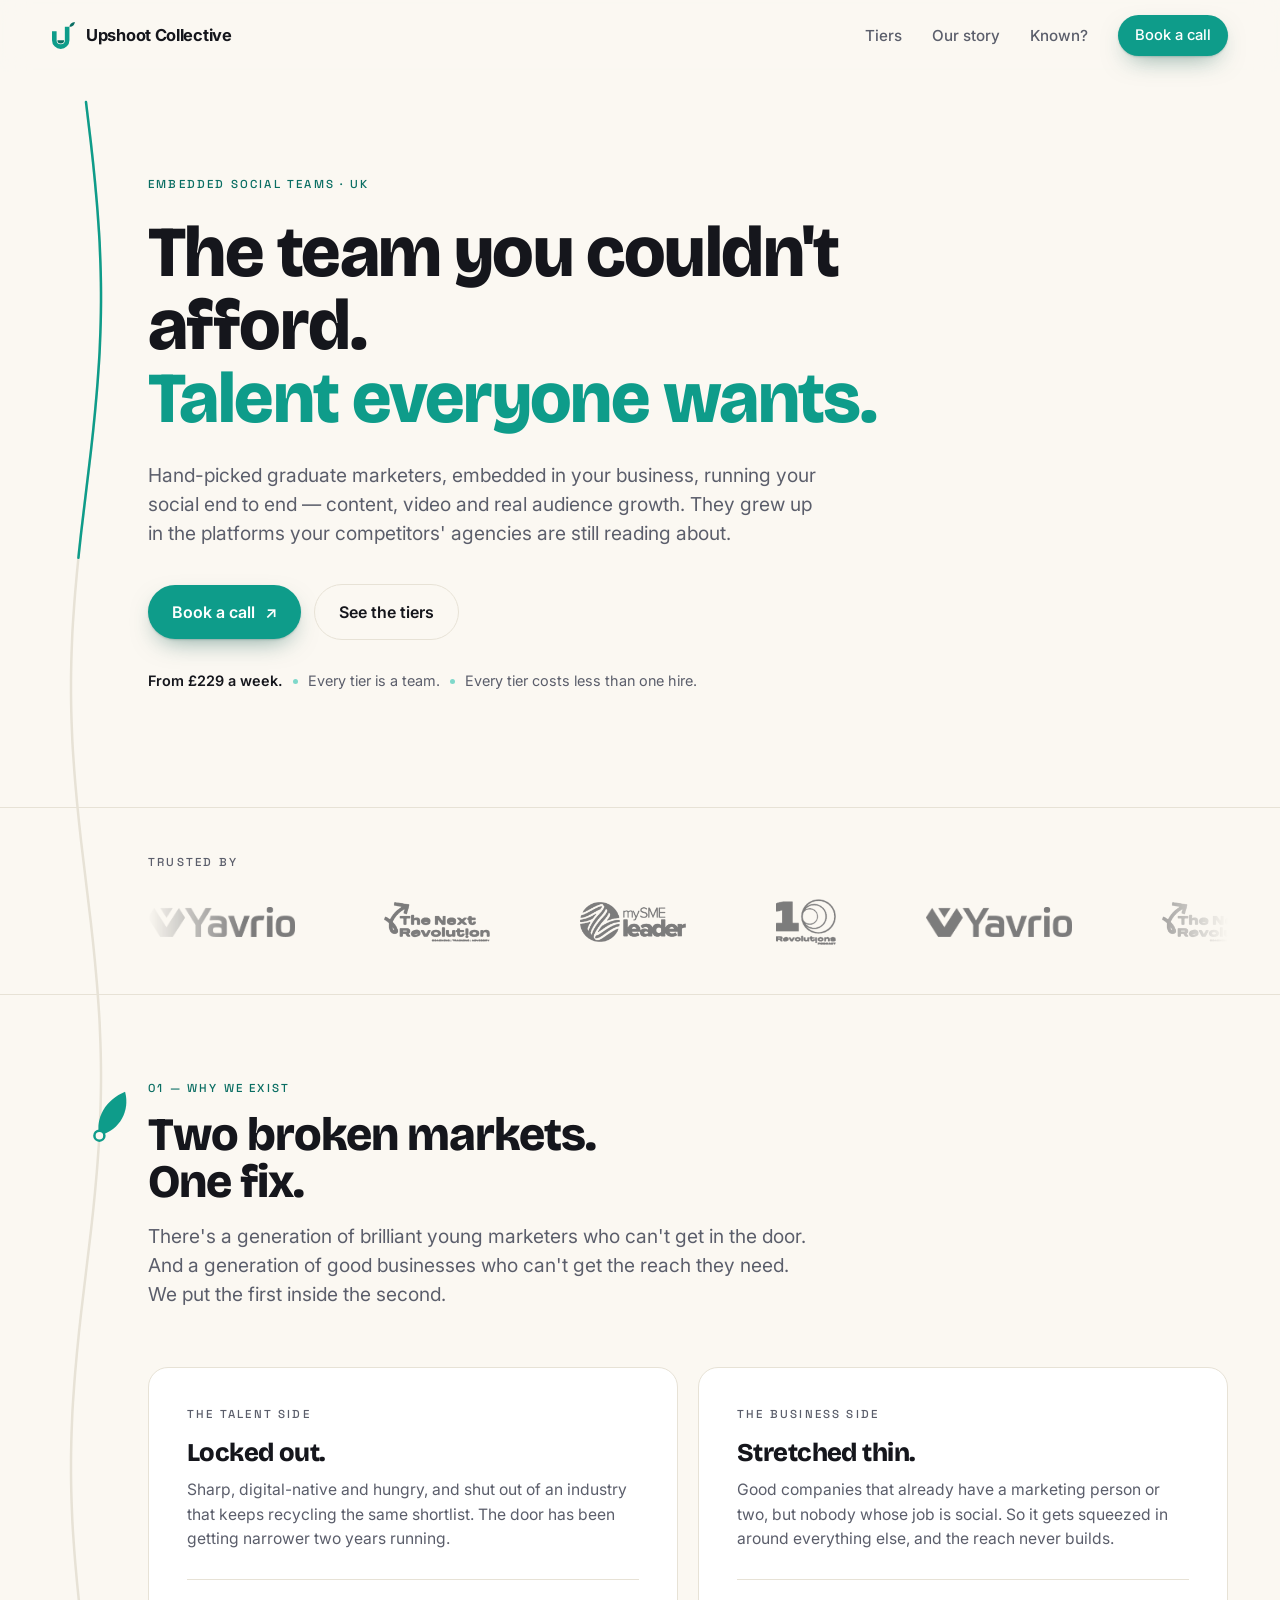
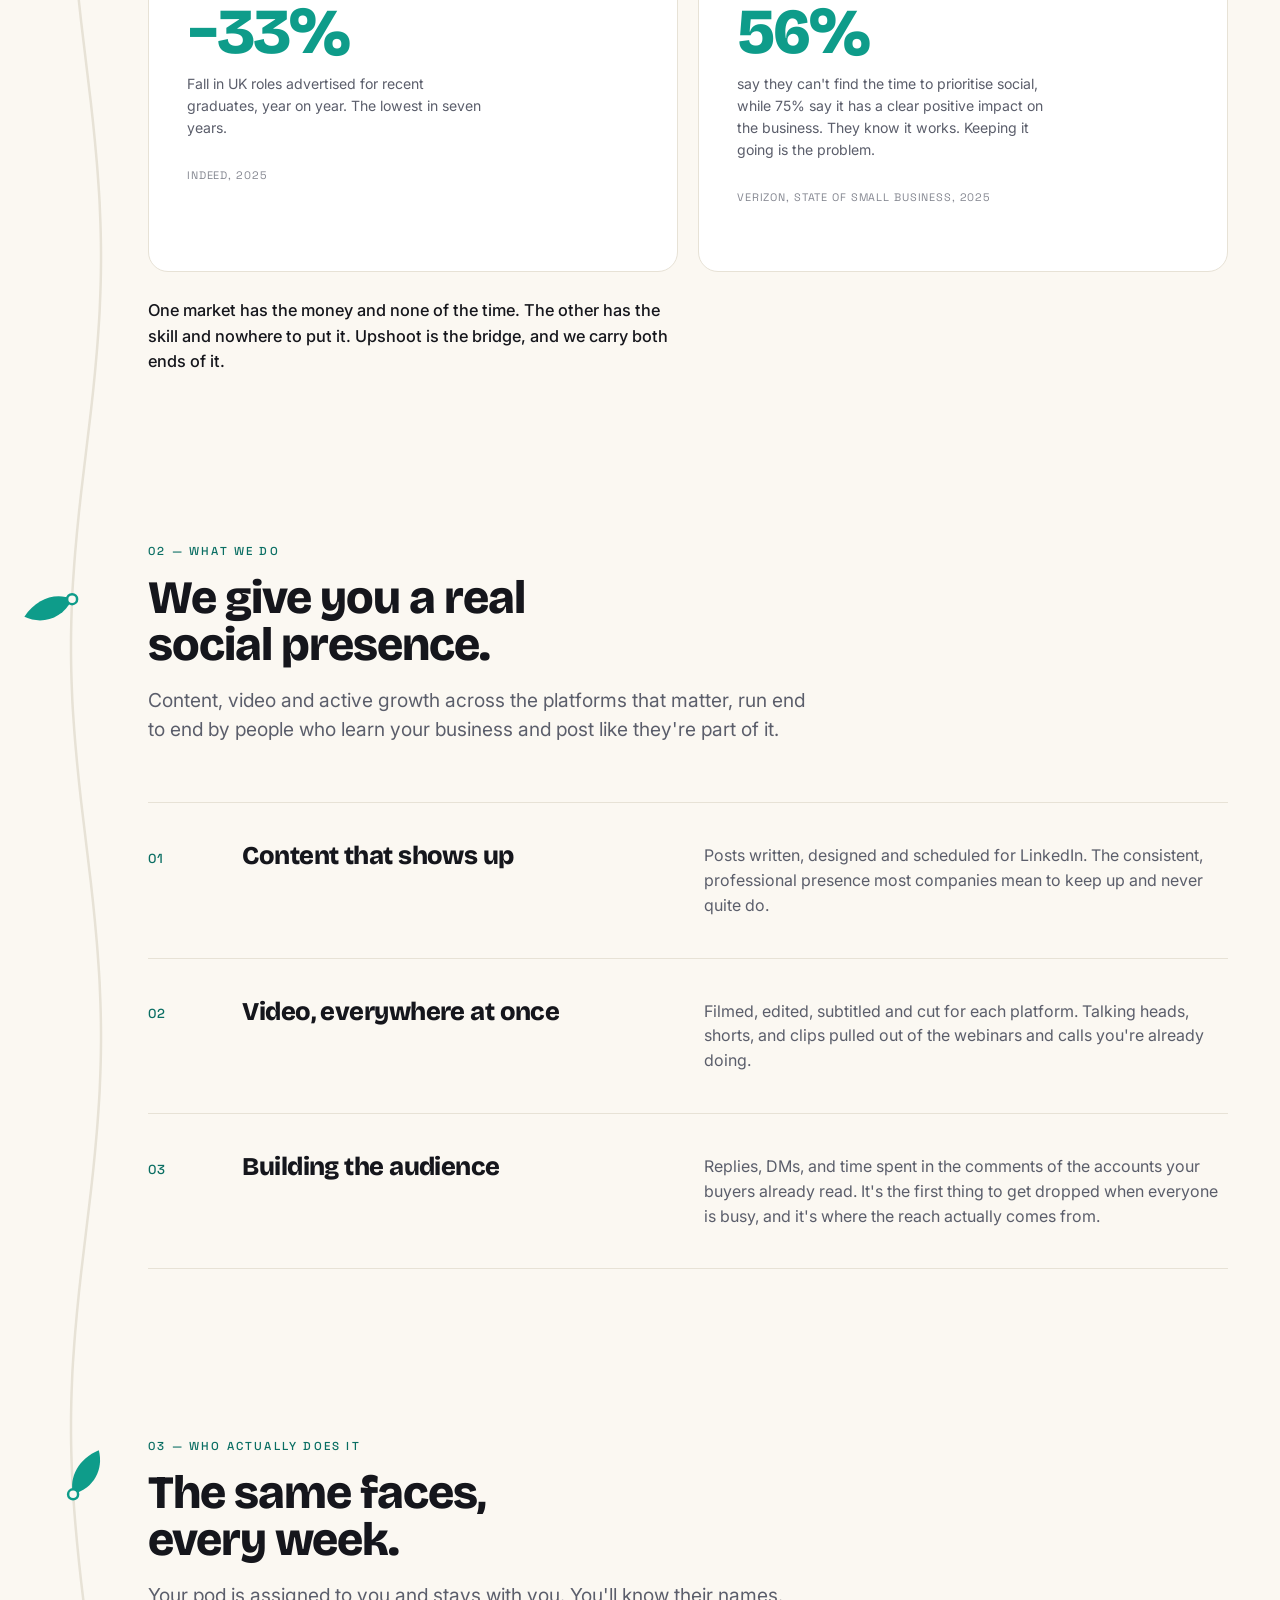
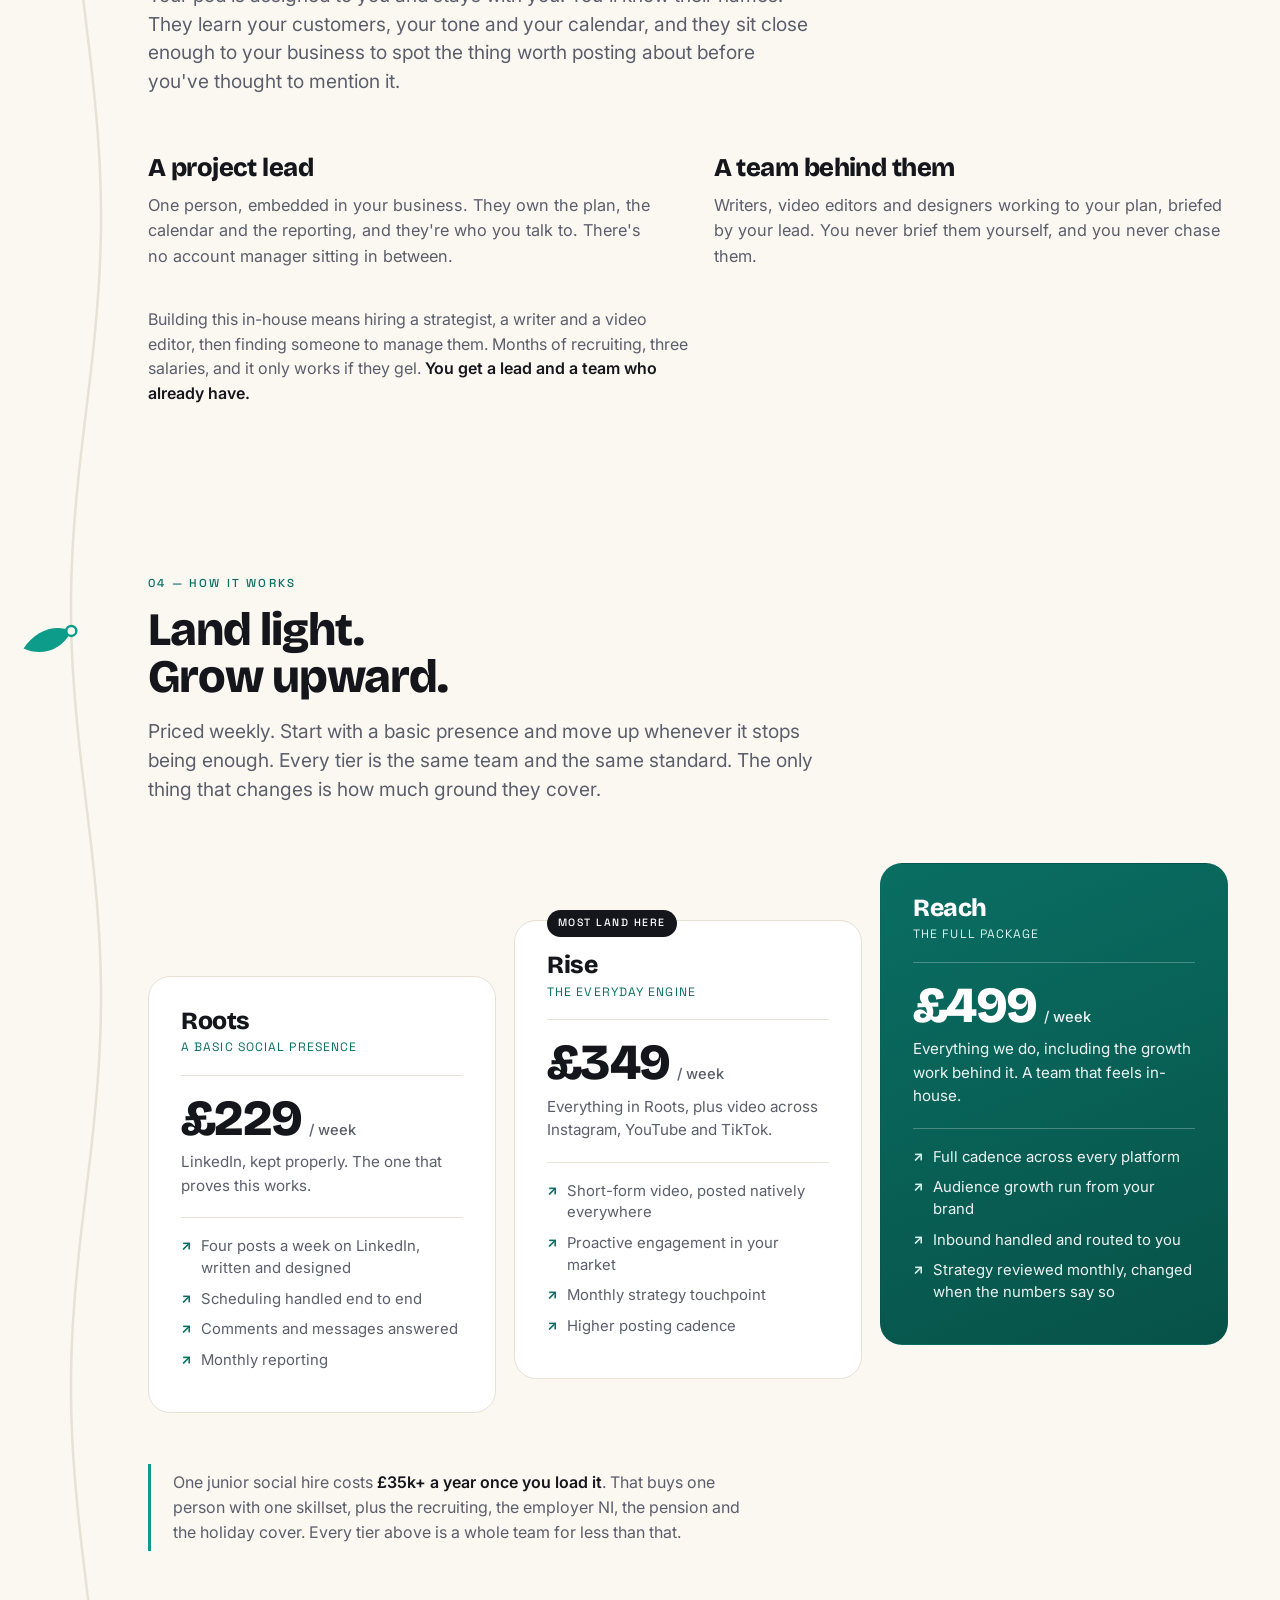
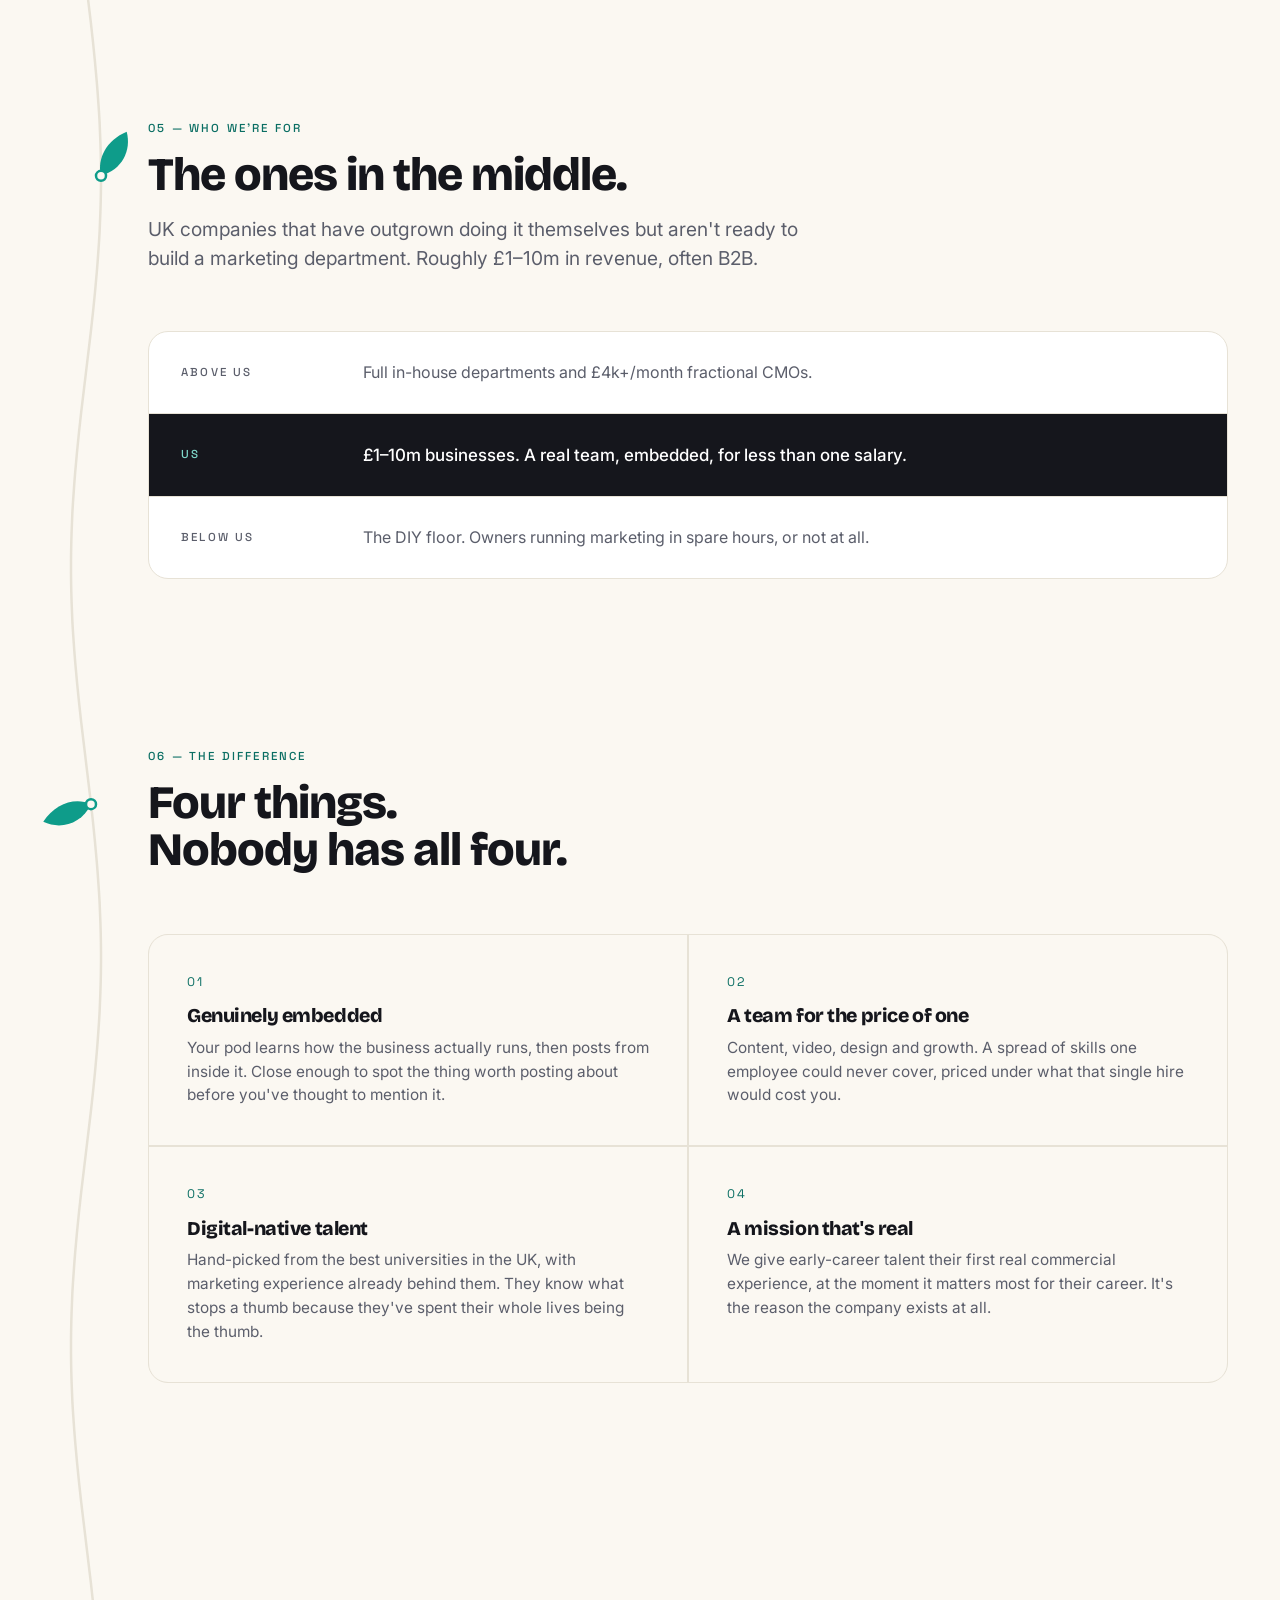
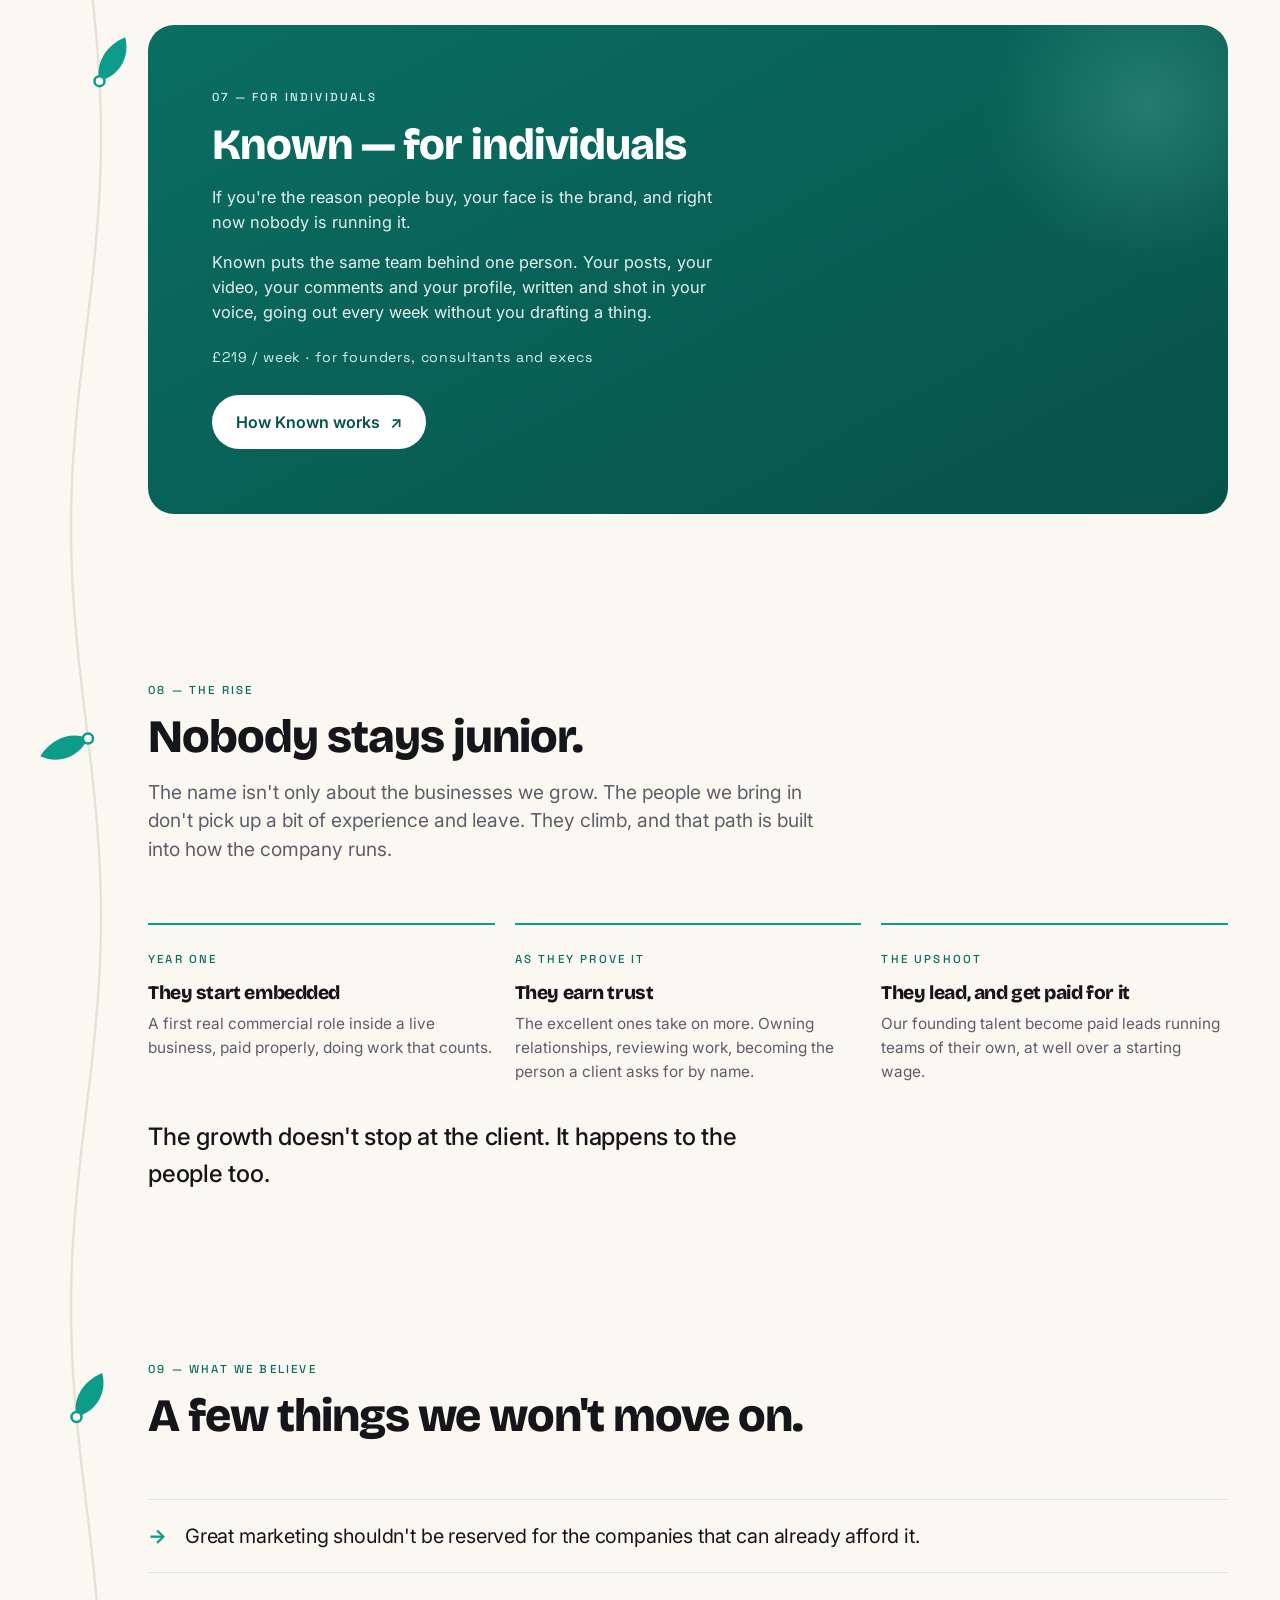
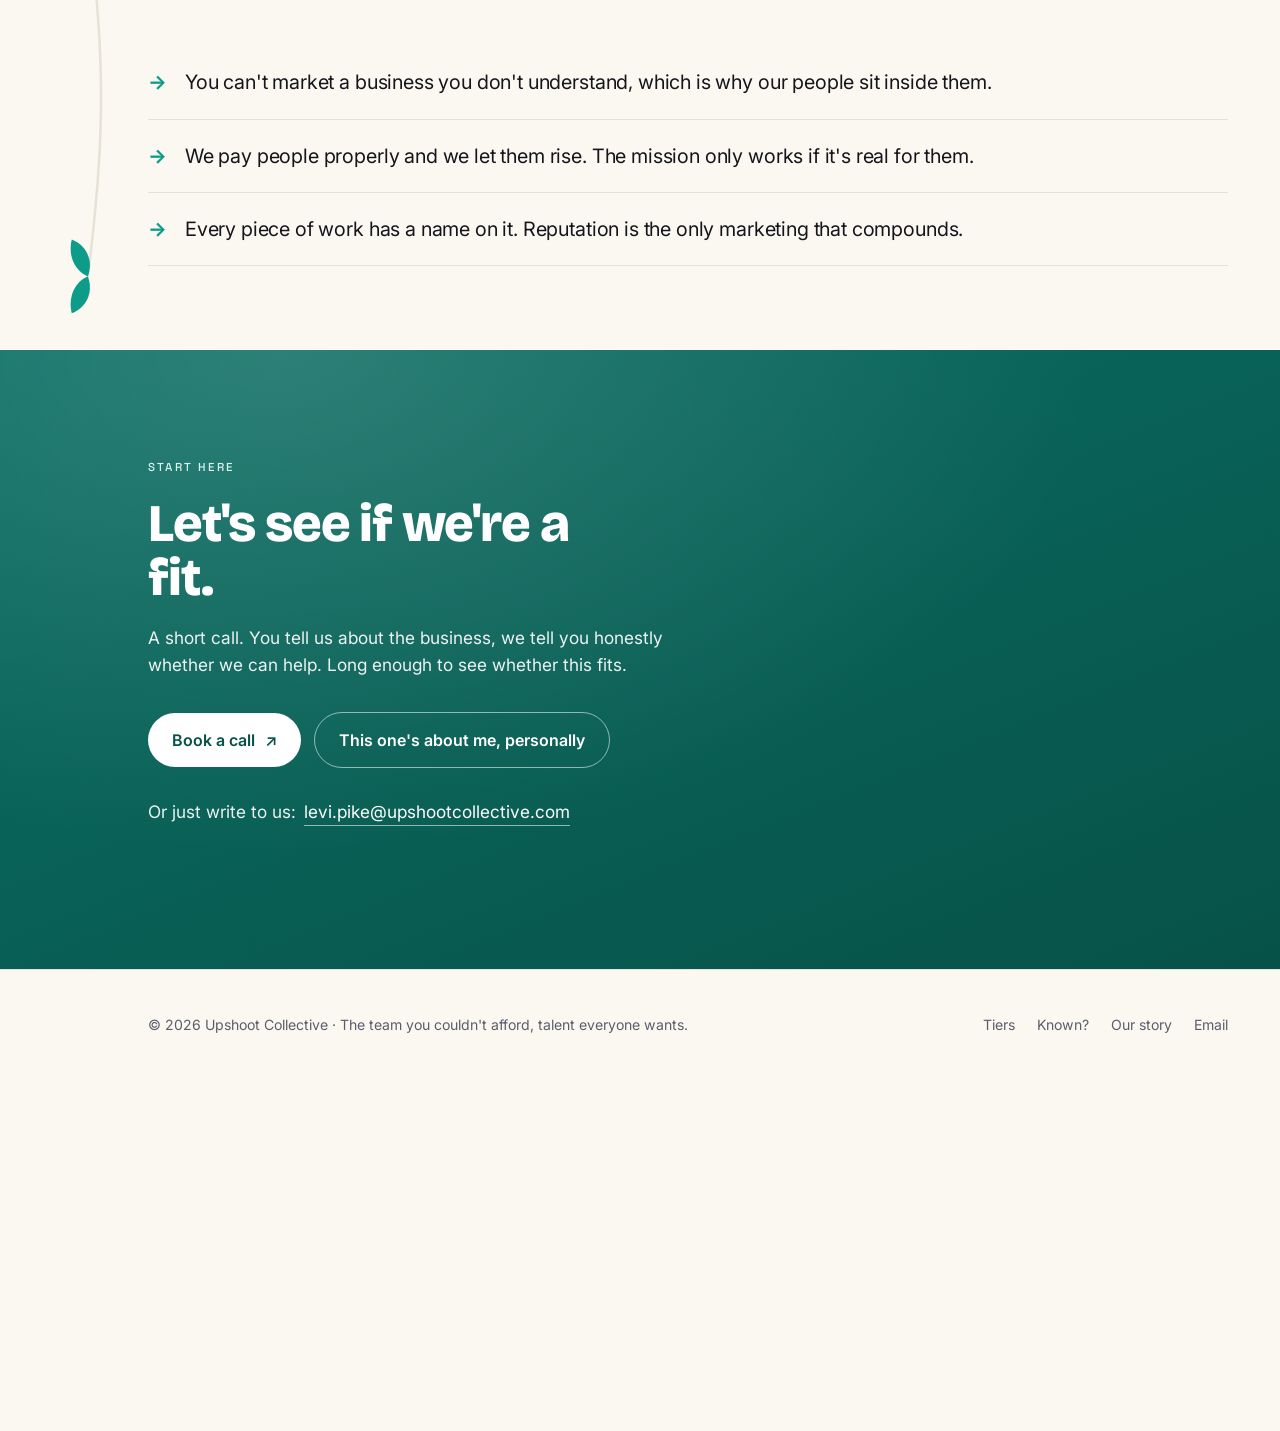
<file: index.html>
<!DOCTYPE html>
<html lang="en-GB">
<head>
<meta charset="UTF-8">
<meta name="viewport" content="width=device-width, initial-scale=1">
<title>Upshoot Collective — The team you couldn't afford</title>
<meta name="description" content="Hand-picked graduate marketers, embedded in your business, running your social end to end. Content, video and real audience growth, from £229 a week.">
<link rel="canonical" href="https://upshootcollective.com/">

<!-- Open Graph / social -->
<meta property="og:type" content="website">
<meta property="og:url" content="https://upshootcollective.com/">
<meta property="og:title" content="Upshoot Collective — The team you couldn't afford">
<meta property="og:description" content="A whole social team embedded in your business, for less than the cost of one hire. From £229 a week.">
<meta property="og:image" content="https://upshootcollective.com/assets/img/og.png">
<meta property="og:site_name" content="Upshoot Collective">
<meta name="twitter:card" content="summary_large_image">
<meta name="theme-color" content="#0E9C8A">

<link rel="icon" href="assets/img/favicon.svg" type="image/svg+xml">
<link rel="apple-touch-icon" href="assets/img/apple-touch-icon.png">

<link rel="preconnect" href="https://fonts.googleapis.com">
<link rel="preconnect" href="https://fonts.gstatic.com" crossorigin>
<link href="https://fonts.googleapis.com/css2?family=Bricolage+Grotesque:opsz,wght@12..96,400;12..96,700;12..96,800&family=Inter:wght@400;500;600&family=Space+Grotesk:wght@500&display=swap" rel="stylesheet">
<link rel="stylesheet" href="assets/css/style.css">

<script type="application/ld+json">
{
  "@context":"https://schema.org",
  "@type":"Organization",
  "name":"Upshoot Collective",
  "url":"https://upshootcollective.com",
  "logo":"https://upshootcollective.com/assets/img/mark.svg",
  "email":"levi.pike@upshootcollective.com",
  "slogan":"The team you couldn't afford, talent everyone wants.",
  "areaServed":"GB",
  "description":"Upshoot Collective embeds hand-picked graduate marketers inside growing UK businesses to run their social end to end: content, video and audience growth, for less than the cost of one hire."
}
</script>
</head>

<!--
  ┌──────────────────────────────────────────────────────────────────┐
  │  BOOKING LINK                                                    │
  │  Every "Book a call" button currently opens an email with the    │
  │  questions pre-filled. When you have a Cal.com / Calendly link,  │
  │  find & replace  BOOK_LINK_START  →  the whole href value.       │
  │  Search this file for: data-book                                 │
  └──────────────────────────────────────────────────────────────────┘
-->

<body>

<!-- The stem: drawn by assets/js/main.js -->
<svg class="stem" aria-hidden="true" focusable="false" xmlns="http://www.w3.org/2000/svg"></svg>

<header class="site-nav">
  <div class="nav-inner">
    <a class="brand" href="/">
      <img src="assets/img/mark.svg" alt="" width="23" height="27">
      <span>Upshoot Collective</span>
    </a>
    <nav class="nav-links">
      <a href="#tiers" class="hide-sm">Tiers</a>
      <a href="story.html" class="hide-sm">Our story</a>
      <a href="known.html">Known?</a>
      <a class="btn btn-primary" data-book
         href="mailto:levi.pike@upshootcollective.com?subject=Upshoot%20—%20I'd%20like%20to%20book%20a%20call&amp;body=Business%3A%0D%0AWhat%20you%20do%3A%0D%0AWhere%20you're%20at%20with%20social%3A%0D%0ABest%20time%20to%20call%3A%0D%0A">Book a call</a>
    </nav>
  </div>
</header>

<main>

  <!-- ══════════════════════════════════════ HERO ═══════════════════════ -->
  <section class="band hero" data-stem-start>
    <div class="shell">
      <div data-stem-probe>
        <span class="label reveal">Embedded social teams · UK</span>
        <h1 class="reveal d1">The team you couldn't afford.<span class="rise">Talent everyone wants.</span></h1>
        <p class="lede reveal d2">Hand-picked graduate marketers, embedded in your business, running your social end to end — content, video and real audience growth. They grew up in the platforms your competitors' agencies are still reading about.</p>
        <div class="hero-cta reveal d3">
          <a class="btn btn-primary" data-book
             href="mailto:levi.pike@upshootcollective.com?subject=Upshoot%20—%20I'd%20like%20to%20book%20a%20call&amp;body=Business%3A%0D%0AWhat%20you%20do%3A%0D%0AWhere%20you're%20at%20with%20social%3A%0D%0ABest%20time%20to%20call%3A%0D%0A">Book a call <span class="arr">↗</span></a>
          <a class="btn btn-ghost" href="#tiers">See the tiers</a>
        </div>
        <p class="hero-note reveal d3">
          <b>From £229 a week.</b> <span class="dot"></span> Every tier is a team.
          <span class="dot"></span> Every tier costs less than one hire.
        </p>
      </div>
    </div>
  </section>

  <!-- ══════════════════════════════════════ TRUSTED BY ═════════════════ -->
  <!--
    Client logos are redrawn as single-colour Upshoot ink silhouettes so the row
    reads as one system instead of four clashing brand palettes.

    THE ROW IS A MARQUEE. List each client ONCE below. main.js measures the row,
    works out how many copies are needed to fill the screen, clones them
    (marked aria-hidden so screen readers don't repeat them) and sets the scroll
    distance so the loop is seamless at any window size.

    TO ADD A CLIENT: add one <li> here. Nothing else. Set --h to optically
    balance it against the others (see the note in style.css).
  -->
  <section class="clients">
    <div class="shell">
      <div class="reveal">
        <span class="label">Trusted by</span>
        <div class="marquee">
          <ul class="marquee-track">
            <li class="client" style="--h:30px">
              <img src="assets/img/clients/yavrio.png" alt="Yavrio" width="685" height="140">
              <span class="name">Yavrio</span>
            </li>
            <li class="client" style="--h:40px">
              <img src="assets/img/clients/the-next-revolution.png" alt="The Next Revolution" width="370" height="140">
              <span class="name">The Next Revolution</span>
            </li>
            <li class="client" style="--h:40px">
              <img src="assets/img/clients/mysme-leader.png" alt="mySME Leader" width="372" height="140">
              <span class="name">mySME Leader</span>
            </li>
            <li class="client" style="--h:47px">
              <img src="assets/img/clients/10-revolutions.png" alt="10 Revolutions Podcast" width="180" height="140">
              <span class="name">10 Revolutions</span>
            </li>
          </ul>
        </div>
      </div>
    </div>
  </section>

  <!-- ══════════════════════════════════════ 01 THE GAP ═════════════════ -->
  <section class="band" id="gap">
    <div class="shell">
      <div class="sec-head reveal" data-stem>
        <span class="label">01 — Why we exist</span>
        <h2>Two broken markets.<br>One fix.</h2>
        <p class="lede">There's a generation of brilliant young marketers who can't get in the door. And a generation of good businesses who can't get the reach they need. We put the first inside the second.</p>
      </div>

      <div class="gap-grid">
        <article class="gapcard reveal">
          <span class="label">The talent side</span>
          <h3>Locked out.</h3>
          <p>Sharp, digital-native and hungry, and shut out of an industry that keeps recycling the same shortlist. The door has been getting narrower two years running.</p>
          <div class="stat">
            <div class="num" data-count="33" data-pre="−" data-post="%">−0%</div>
            <p class="cap">Fall in UK roles advertised for recent graduates, year on year. The lowest in seven years.</p>
            <p class="src">Indeed, 2025</p>
          </div>
        </article>

        <article class="gapcard reveal d1">
          <span class="label">The business side</span>
          <h3>Stretched thin.</h3>
          <p>Good companies that already have a marketing person or two, but nobody whose job is social. So it gets squeezed in around everything else, and the reach never builds.</p>
          <div class="stat">
            <div class="num" data-count="56" data-post="%">0%</div>
            <p class="cap">say they can't find the time to prioritise social, while 75% say it has a clear positive impact on the business. They know it works. Keeping it going is the problem.</p>
            <p class="src">Verizon, State of Small Business, 2025</p>
          </div>
        </article>
      </div>

      <p class="gap-close reveal">One market has the money and none of the time. The other has the skill and nowhere to put it. Upshoot is the bridge, and we carry both ends of it.</p>
    </div>
  </section>

  <!-- ══════════════════════════════════════ 02 WHAT WE DO ══════════════ -->
  <section class="band" id="what">
    <div class="shell">
      <div class="sec-head reveal" data-stem>
        <span class="label">02 — What we do</span>
        <h2>We give you a real<br>social presence.</h2>
        <p class="lede">Content, video and active growth across the platforms that matter, run end to end by people who learn your business and post like they're part of it.</p>
      </div>

      <div class="do-list">
        <div class="do-row reveal">
          <span class="n">01</span>
          <h3>Content that shows up</h3>
          <p>Posts written, designed and scheduled for LinkedIn. The consistent, professional presence most companies mean to keep up and never quite do.</p>
        </div>
        <div class="do-row reveal">
          <span class="n">02</span>
          <h3>Video, everywhere at once</h3>
          <p>Filmed, edited, subtitled and cut for each platform. Talking heads, shorts, and clips pulled out of the webinars and calls you're already doing.</p>
        </div>
        <div class="do-row reveal">
          <span class="n">03</span>
          <h3>Building the audience</h3>
          <p>Replies, DMs, and time spent in the comments of the accounts your buyers already read. It's the first thing to get dropped when everyone is busy, and it's where the reach actually comes from.</p>
        </div>
      </div>
    </div>
  </section>

  <!-- ══════════════════════════════════════ 03 THE POD ═════════════════ -->
  <section class="band" id="pod">
    <div class="shell">
      <div class="sec-head reveal" data-stem>
        <span class="label">03 — Who actually does it</span>
        <h2>The same faces,<br>every week.</h2>
        <p class="lede">Your pod is assigned to you and stays with you. You'll know their names. They learn your customers, your tone and your calendar, and they sit close enough to your business to spot the thing worth posting about before you've thought to mention it.</p>
      </div>

      <div class="split">
        <div class="reveal">
          <h3>A project lead</h3>
          <p>One person, embedded in your business. They own the plan, the calendar and the reporting, and they're who you talk to. There's no account manager sitting in between.</p>
        </div>
        <div class="reveal d1">
          <h3>A team behind them</h3>
          <p>Writers, video editors and designers working to your plan, briefed by your lead. You never brief them yourself, and you never chase them.</p>
        </div>
      </div>

      <p class="diff-close reveal">Building this in-house means hiring a strategist, a writer and a video editor, then finding someone to manage them. Months of recruiting, three salaries, and it only works if they gel. <b>You get a lead and a team who already have.</b></p>
    </div>
  </section>

  <!-- ══════════════════════════════════════ 04 TIERS ═══════════════════ -->
  <section class="band" id="tiers">
    <div class="shell">
      <div class="sec-head reveal" data-stem>
        <span class="label">04 — How it works</span>
        <h2>Land light.<br>Grow upward.</h2>
        <p class="lede">Priced weekly. Start with a basic presence and move up whenever it stops being enough. Every tier is the same team and the same standard. The only thing that changes is how much ground they cover.</p>
      </div>

      <div class="ladder">
        <article class="tier tier--1 reveal">
          <h3 class="tier-name">Roots</h3>
          <p class="tier-plats">A basic social presence</p>
          <p class="price"><span class="amt">£229</span><span class="per">/ week</span></p>
          <p class="tier-what">LinkedIn, kept properly. The one that proves this works.</p>
          <ul>
            <li>Four posts a week on LinkedIn, written and designed</li>
            <li>Scheduling handled end to end</li>
            <li>Comments and messages answered</li>
            <li>Monthly reporting</li>
          </ul>
        </article>

        <article class="tier tier--2 reveal d1">
          <span class="tier-flag">Most land here</span>
          <h3 class="tier-name">Rise</h3>
          <p class="tier-plats">The everyday engine</p>
          <p class="price"><span class="amt">£349</span><span class="per">/ week</span></p>
          <p class="tier-what">Everything in Roots, plus video across Instagram, YouTube and TikTok.</p>
          <ul>
            <li>Short-form video, posted natively everywhere</li>
            <li>Proactive engagement in your market</li>
            <li>Monthly strategy touchpoint</li>
            <li>Higher posting cadence</li>
          </ul>
        </article>

        <article class="tier tier--3 reveal d2">
          <h3 class="tier-name">Reach</h3>
          <p class="tier-plats">The full package</p>
          <p class="price"><span class="amt">£499</span><span class="per">/ week</span></p>
          <p class="tier-what">Everything we do, including the growth work behind it. A team that feels in-house.</p>
          <ul>
            <li>Full cadence across every platform</li>
            <li>Audience growth run from your brand</li>
            <li>Inbound handled and routed to you</li>
            <li>Strategy reviewed monthly, changed when the numbers say so</li>
          </ul>
        </article>
      </div>

      <p class="price-note reveal">
        One junior social hire costs <b>£35k+ a year once you load it</b>. That buys one person
        with one skillset, plus the recruiting, the employer NI, the pension and the holiday cover.
        Every tier above is a whole team for less than that.
      </p>
    </div>
  </section>

  <!-- ══════════════════════════════════════ 04 WHERE WE SIT ════════════ -->
  <section class="band" id="fit">
    <div class="shell">
      <div class="sec-head reveal" data-stem>
        <span class="label">05 — Who we're for</span>
        <h2>The ones in the middle.</h2>
        <p class="lede">UK companies that have outgrown doing it themselves but aren't ready to build a marketing department. Roughly £1–10m in revenue, often B2B.</p>
      </div>

      <div class="sit reveal">
        <div class="sit-row">
          <span class="label">Above us</span>
          <p>Full in-house departments and £4k+/month fractional CMOs.</p>
        </div>
        <div class="sit-row is-us">
          <span class="label">Us</span>
          <p>£1–10m businesses. A real team, embedded, for less than one salary.</p>
        </div>
        <div class="sit-row">
          <span class="label">Below us</span>
          <p>The DIY floor. Owners running marketing in spare hours, or not at all.</p>
        </div>
      </div>
    </div>
  </section>

  <!-- ══════════════════════════════════════ 05 THE DIFFERENCE ══════════ -->
  <section class="band" id="difference">
    <div class="shell">
      <div class="sec-head reveal" data-stem>
        <span class="label">06 — The difference</span>
        <h2>Four things.<br>Nobody has all four.</h2>
      </div>

      <div class="diff-grid reveal">
        <article class="diff">
          <span class="n">01</span>
          <h3>Genuinely embedded</h3>
          <p>Your pod learns how the business actually runs, then posts from inside it. Close enough to spot the thing worth posting about before you've thought to mention it.</p>
        </article>
        <article class="diff">
          <span class="n">02</span>
          <h3>A team for the price of one</h3>
          <p>Content, video, design and growth. A spread of skills one employee could never cover, priced under what that single hire would cost you.</p>
        </article>
        <article class="diff">
          <span class="n">03</span>
          <h3>Digital-native talent</h3>
          <p>Hand-picked from the best universities in the UK, with marketing experience already behind them. They know what stops a thumb because they've spent their whole lives being the thumb.</p>
        </article>
        <article class="diff">
          <span class="n">04</span>
          <h3>A mission that's real</h3>
          <p>We give early-career talent their first real commercial experience, at the moment it matters most for their career. It's the reason the company exists at all.</p>
        </article>
      </div>

      <p class="diff-close reveal">Plenty of competitors have one or two of these. <b>The whole point is the intersection.</b></p>
    </div>
  </section>

  <!-- ══════════════════════════════════════ 07 KNOWN ══════════════════ -->
  <section class="band" id="known">
    <div class="shell">
      <div class="emin reveal" data-stem>
        <span class="label">07 — For individuals</span>
        <h2>Known — for individuals</h2>
        <p>If you're the reason people buy, your face is the brand, and right now nobody is running it.</p>
        <p>Known puts the same team behind one person. Your posts, your video, your comments and your profile, written and shot in your voice, going out every week without you drafting a thing.</p>
        <p class="emin-price">£219 / week · for founders, consultants and execs</p>
        <a class="btn btn-light" href="known.html">How Known works <span class="arr">↗</span></a>
      </div>
    </div>
  </section>

  <!-- ══════════════════════════════════════ 07 THE RISE ════════════════ -->
  <section class="band" id="rise">
    <div class="shell">
      <div class="sec-head reveal" data-stem>
        <span class="label">08 — The rise</span>
        <h2>Nobody stays junior.</h2>
        <p class="lede">The name isn't only about the businesses we grow. The people we bring in don't pick up a bit of experience and leave. They climb, and that path is built into how the company runs.</p>
      </div>

      <div class="rise-grid">
        <div class="rise-step reveal">
          <span class="label">Year one</span>
          <h3>They start embedded</h3>
          <p>A first real commercial role inside a live business, paid properly, doing work that counts.</p>
        </div>
        <div class="rise-step reveal d1">
          <span class="label">As they prove it</span>
          <h3>They earn trust</h3>
          <p>The excellent ones take on more. Owning relationships, reviewing work, becoming the person a client asks for by name.</p>
        </div>
        <div class="rise-step reveal d2">
          <span class="label">The upshoot</span>
          <h3>They lead, and get paid for it</h3>
          <p>Our founding talent become paid leads running teams of their own, at well over a starting wage.</p>
        </div>
      </div>

      <p class="rise-close reveal">The growth doesn't stop at the client. It happens to the people too.</p>
    </div>
  </section>

  <!-- ══════════════════════════════════════ 08 BELIEFS ═════════════════ -->
  <section class="band" id="beliefs">
    <div class="shell">
      <div class="sec-head reveal" data-stem>
        <span class="label">09 — What we believe</span>
        <h2>A few things we won't move on.</h2>
      </div>

      <ul class="beliefs">
        <li class="reveal"><span class="mk">→</span><span>Great marketing shouldn't be reserved for the companies that can already afford it.</span></li>
        <li class="reveal"><span class="mk">→</span><span>Young talent is an advantage in its own right. We sell what they're brilliant at, and we never sell them as cheap.</span></li>
        <li class="reveal"><span class="mk">→</span><span>You can't market a business you don't understand, which is why our people sit inside them.</span></li>
        <li class="reveal"><span class="mk">→</span><span>We pay people properly and we let them rise. The mission only works if it's real for them.</span></li>
        <li class="reveal"><span class="mk">→</span><span>Every piece of work has a name on it. Reputation is the only marketing that compounds.</span></li>
      </ul>
    </div>
  </section>

  <!-- ══════════════════════════════════════ CTA ════════════════════════ -->
  <section class="cta" id="contact" data-stem-end>
    <div class="shell">
      <div>
        <span class="label">Start here</span>
        <h2>Let's see if we're a fit.</h2>
        <p>A short call. You tell us about the business, we tell you honestly whether we can help. Long enough to see whether this fits.</p>
        <div class="cta-actions">
          <a class="btn btn-light" data-book
             href="mailto:levi.pike@upshootcollective.com?subject=Upshoot%20—%20I'd%20like%20to%20book%20a%20call&amp;body=Business%3A%0D%0AWhat%20you%20do%3A%0D%0AWhere%20you're%20at%20with%20social%3A%0D%0ABest%20time%20to%20call%3A%0D%0A">Book a call <span class="arr">↗</span></a>
          <a class="btn btn-outline-light" href="known.html">This one's about me, personally</a>
        </div>
        <p class="cta-mail">
          Or just write to us:
          <a href="mailto:levi.pike@upshootcollective.com">levi.pike@upshootcollective.com</a>
        </p>
      </div>
    </div>
  </section>

</main>

<footer class="site-footer">
  <div class="shell">
    <div class="foot-inner">
      <span>© <span id="yr">2026</span> Upshoot Collective · The team you couldn't afford, talent everyone wants.</span>
      <span class="foot-links">
        <a href="#tiers">Tiers</a>
        <a href="known.html">Known?</a>
        <a href="story.html">Our story</a>
        <a href="mailto:levi.pike@upshootcollective.com">Email</a>
      </span>
    </div>
  </div>
</footer>

<script>document.getElementById('yr').textContent = new Date().getFullYear();</script>
<script src="assets/js/main.js" defer></script>
</body>
</html>
</file>
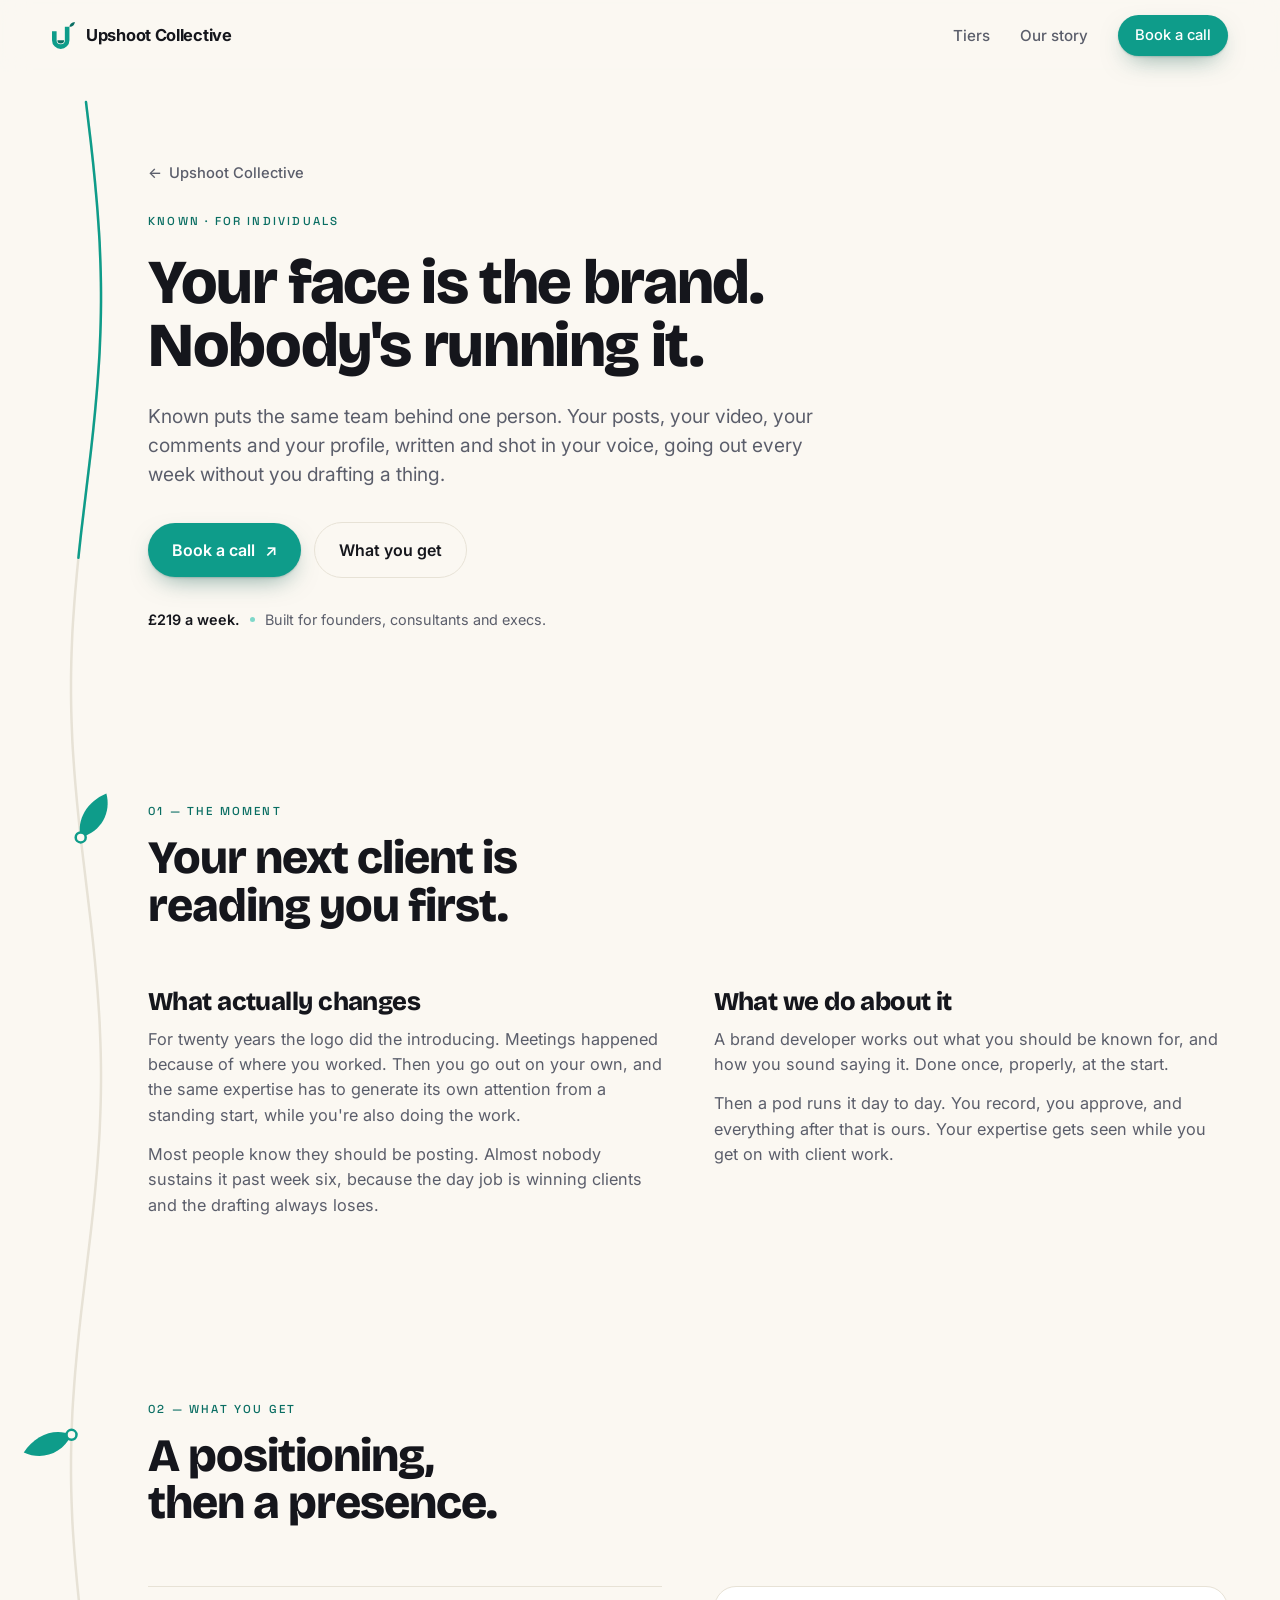
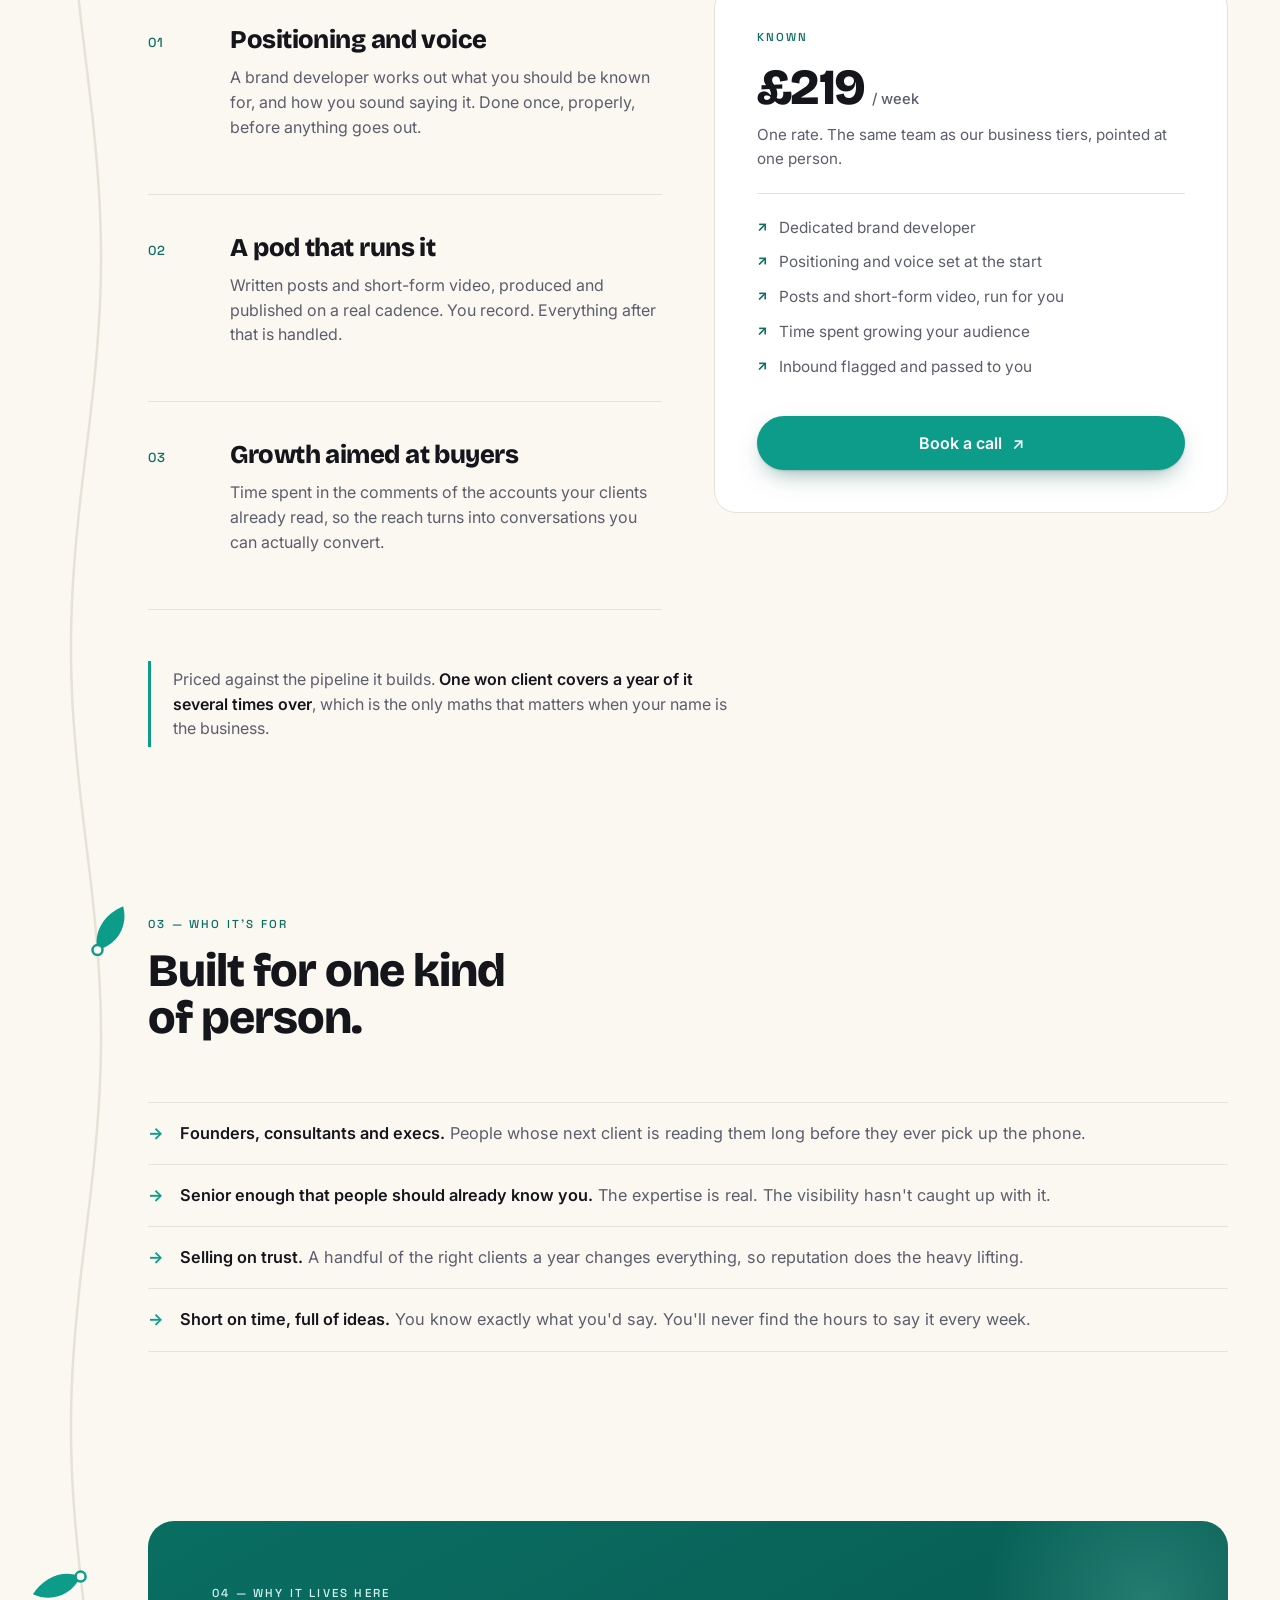
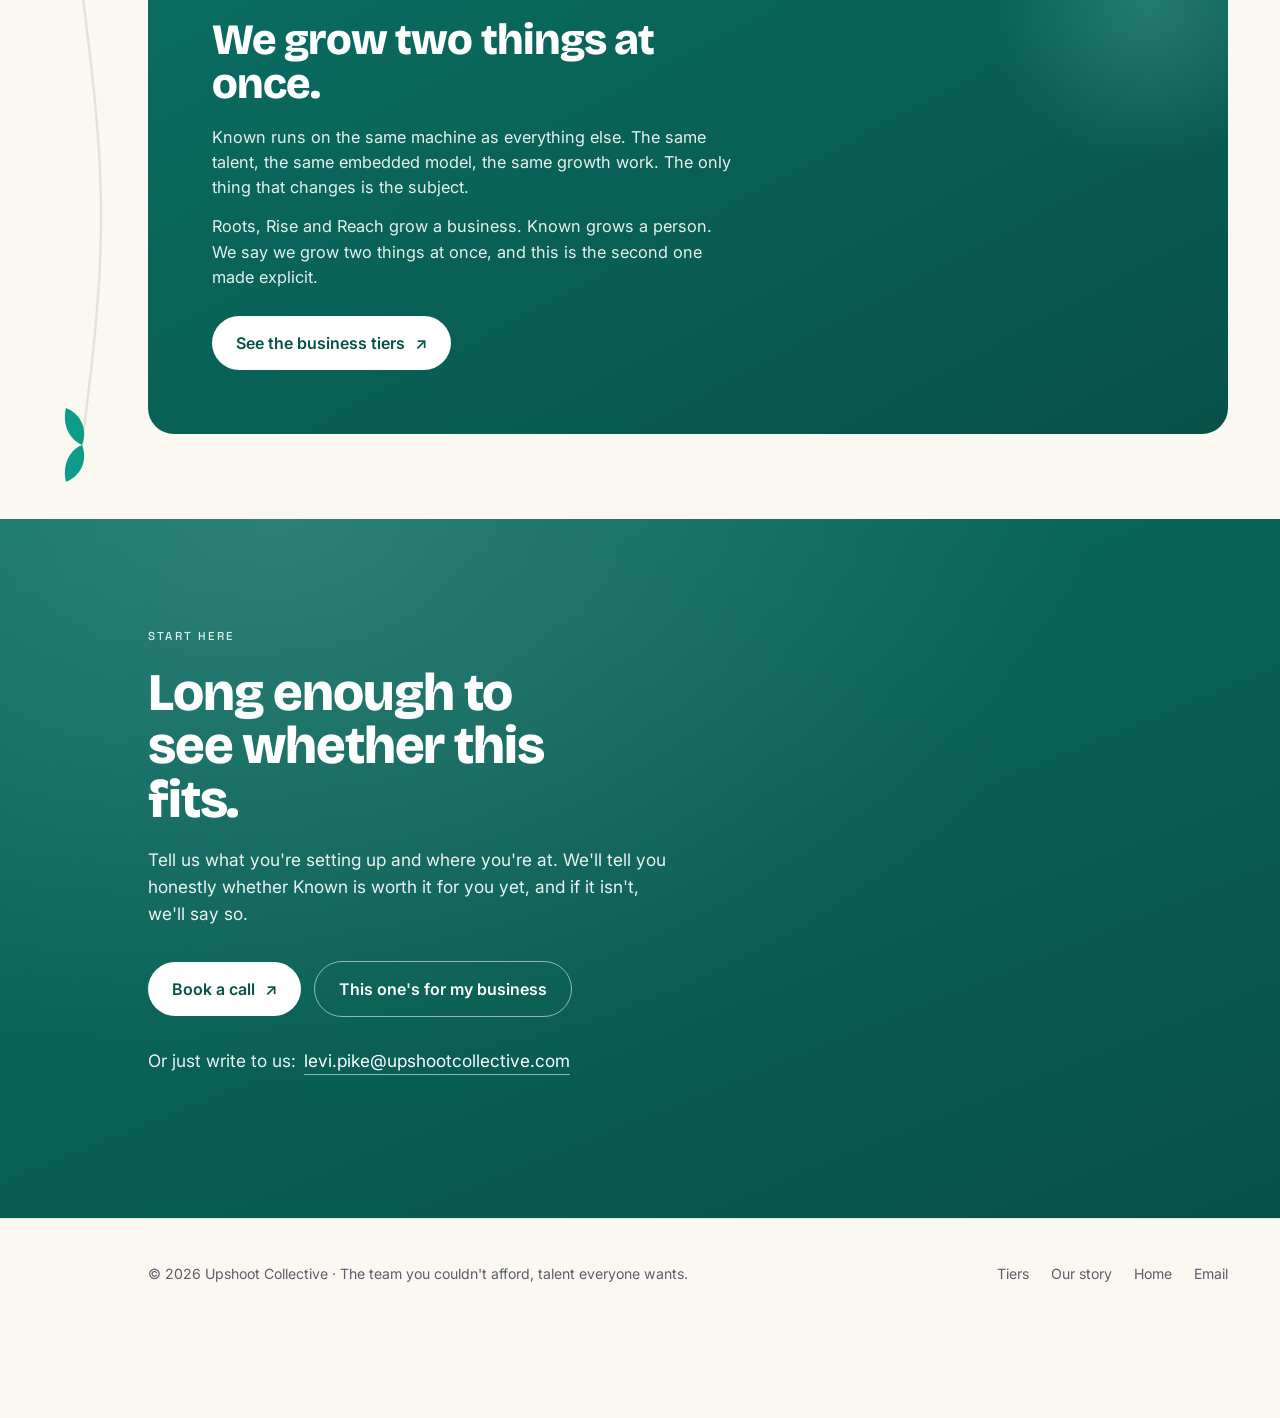
<file: eminence.html>
<!DOCTYPE html>
<html lang="en-GB">
<head>
<meta charset="UTF-8">
<meta name="viewport" content="width=device-width, initial-scale=1">
<!-- Eminence was renamed Known. This page only exists so any link already in
     the wild still lands somewhere sensible. Safe to delete once nothing
     points at it. -->
<title>Eminence is now Known — Upshoot Collective</title>
<meta name="robots" content="noindex">
<link rel="canonical" href="https://upshootcollective.com/known.html">
<meta http-equiv="refresh" content="0; url=known.html">
<script>window.location.replace('known.html');</script>
<link rel="icon" href="assets/img/favicon.svg" type="image/svg+xml">
<style>
  body{font-family:system-ui,-apple-system,sans-serif;background:#FBF8F2;color:#15161C;
       display:flex;min-height:100vh;align-items:center;justify-content:center;
       margin:0;padding:32px;text-align:center;line-height:1.6}
  a{color:#0A6E63}
</style>
</head>
<body>
  <p>Eminence is now called Known. <a href="known.html">Take me there</a>.</p>
</body>
</html>
</file>
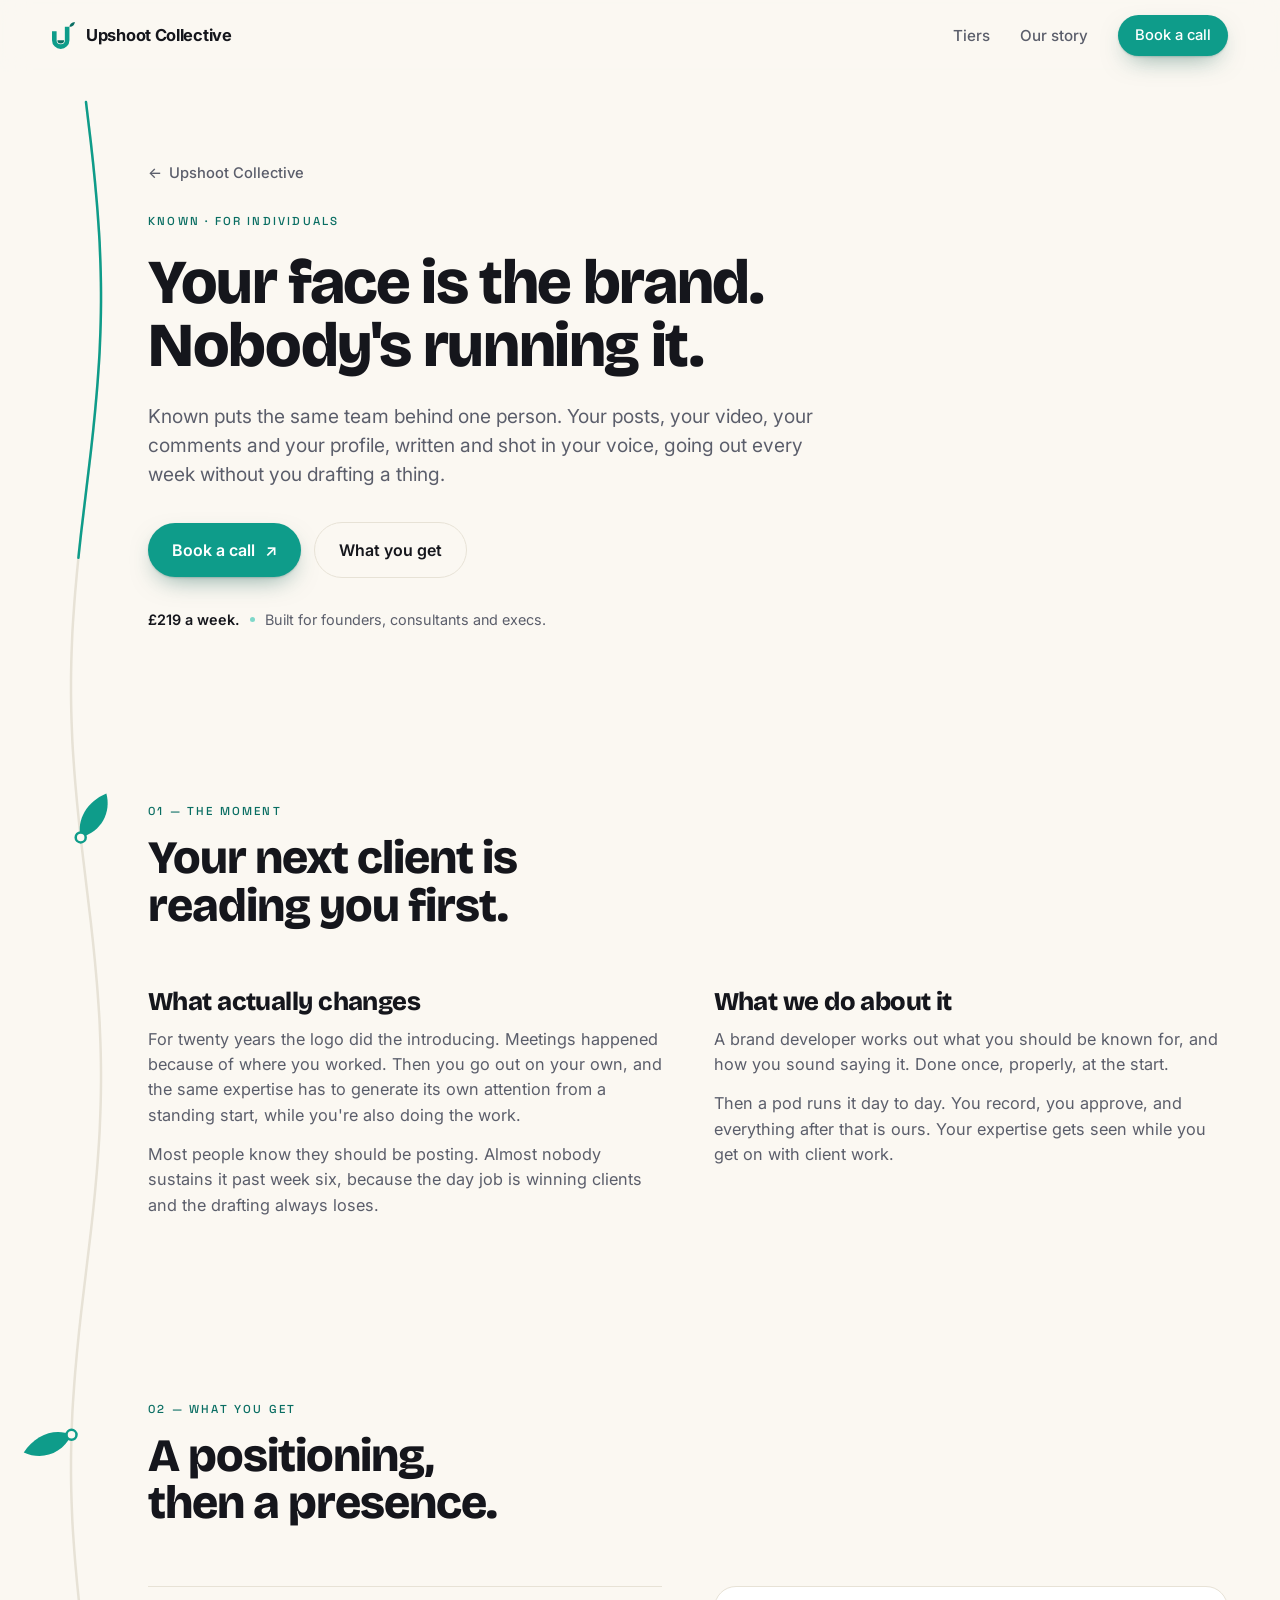
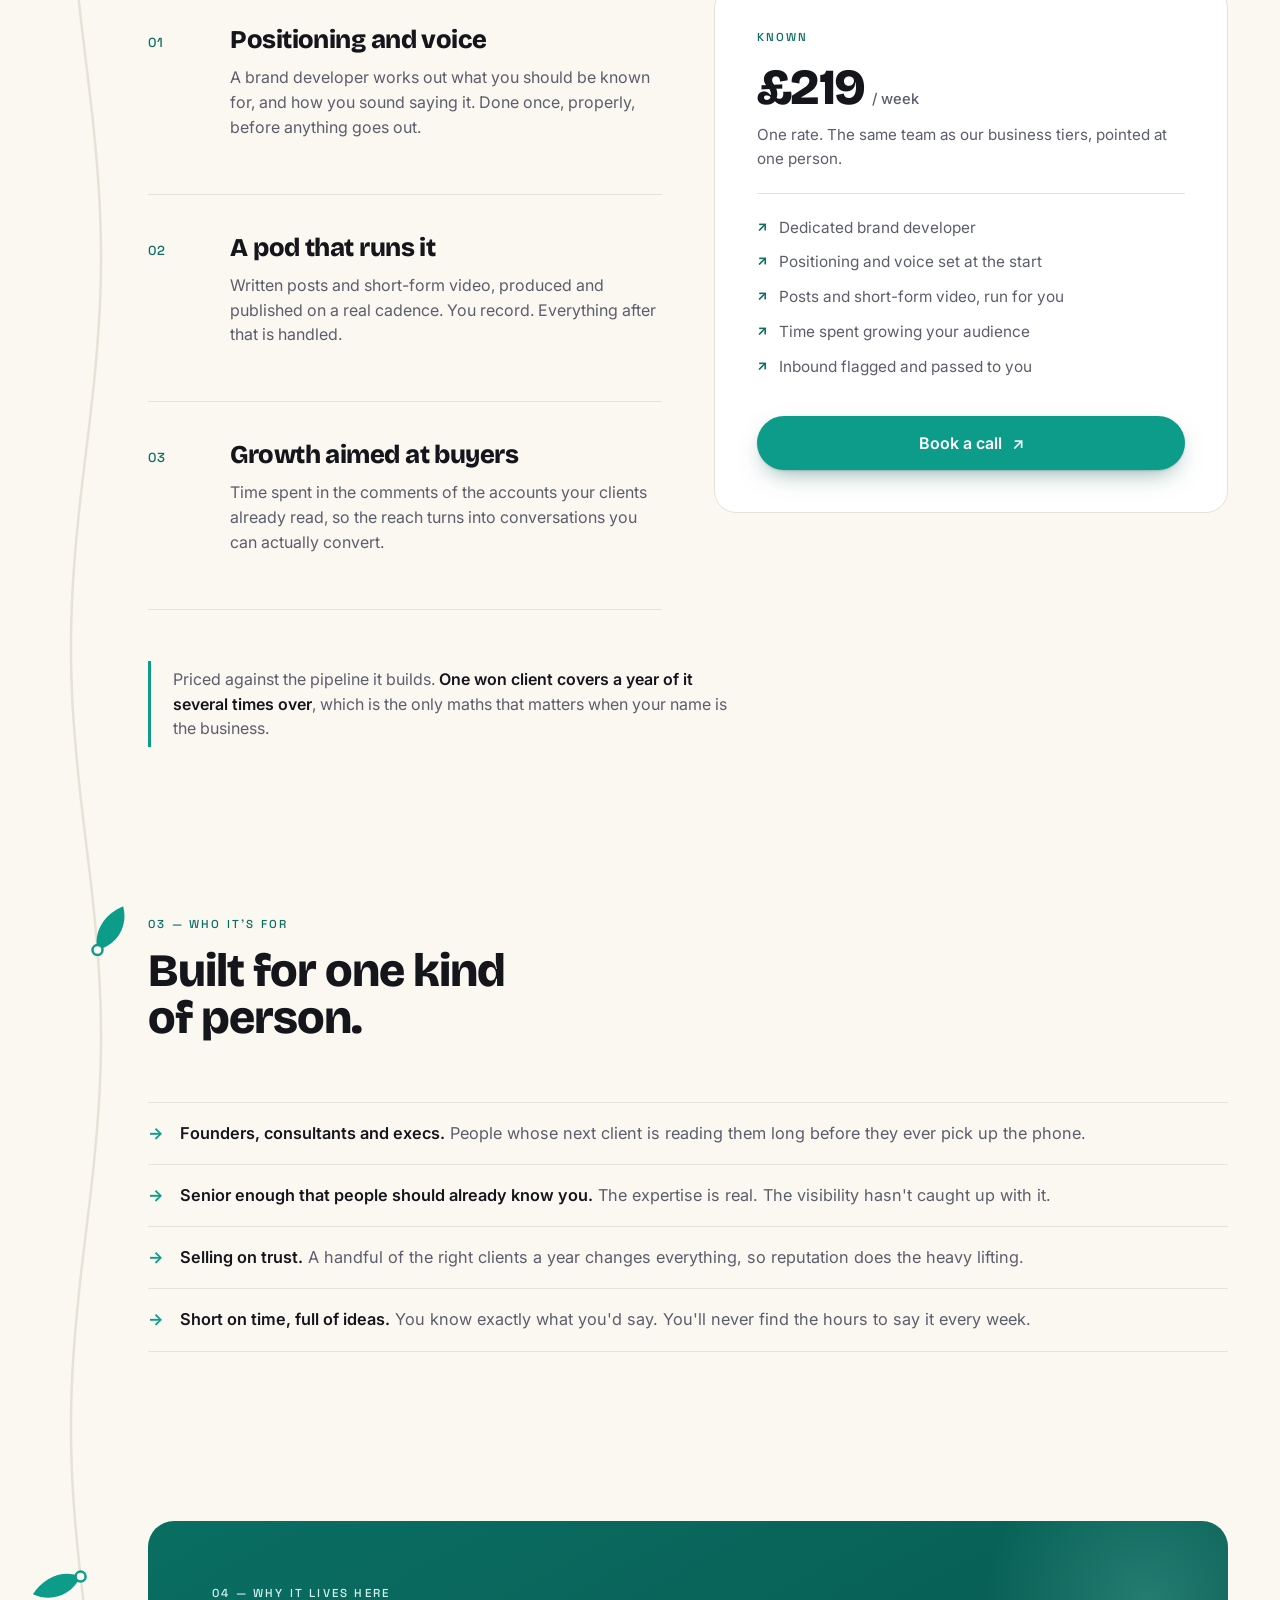
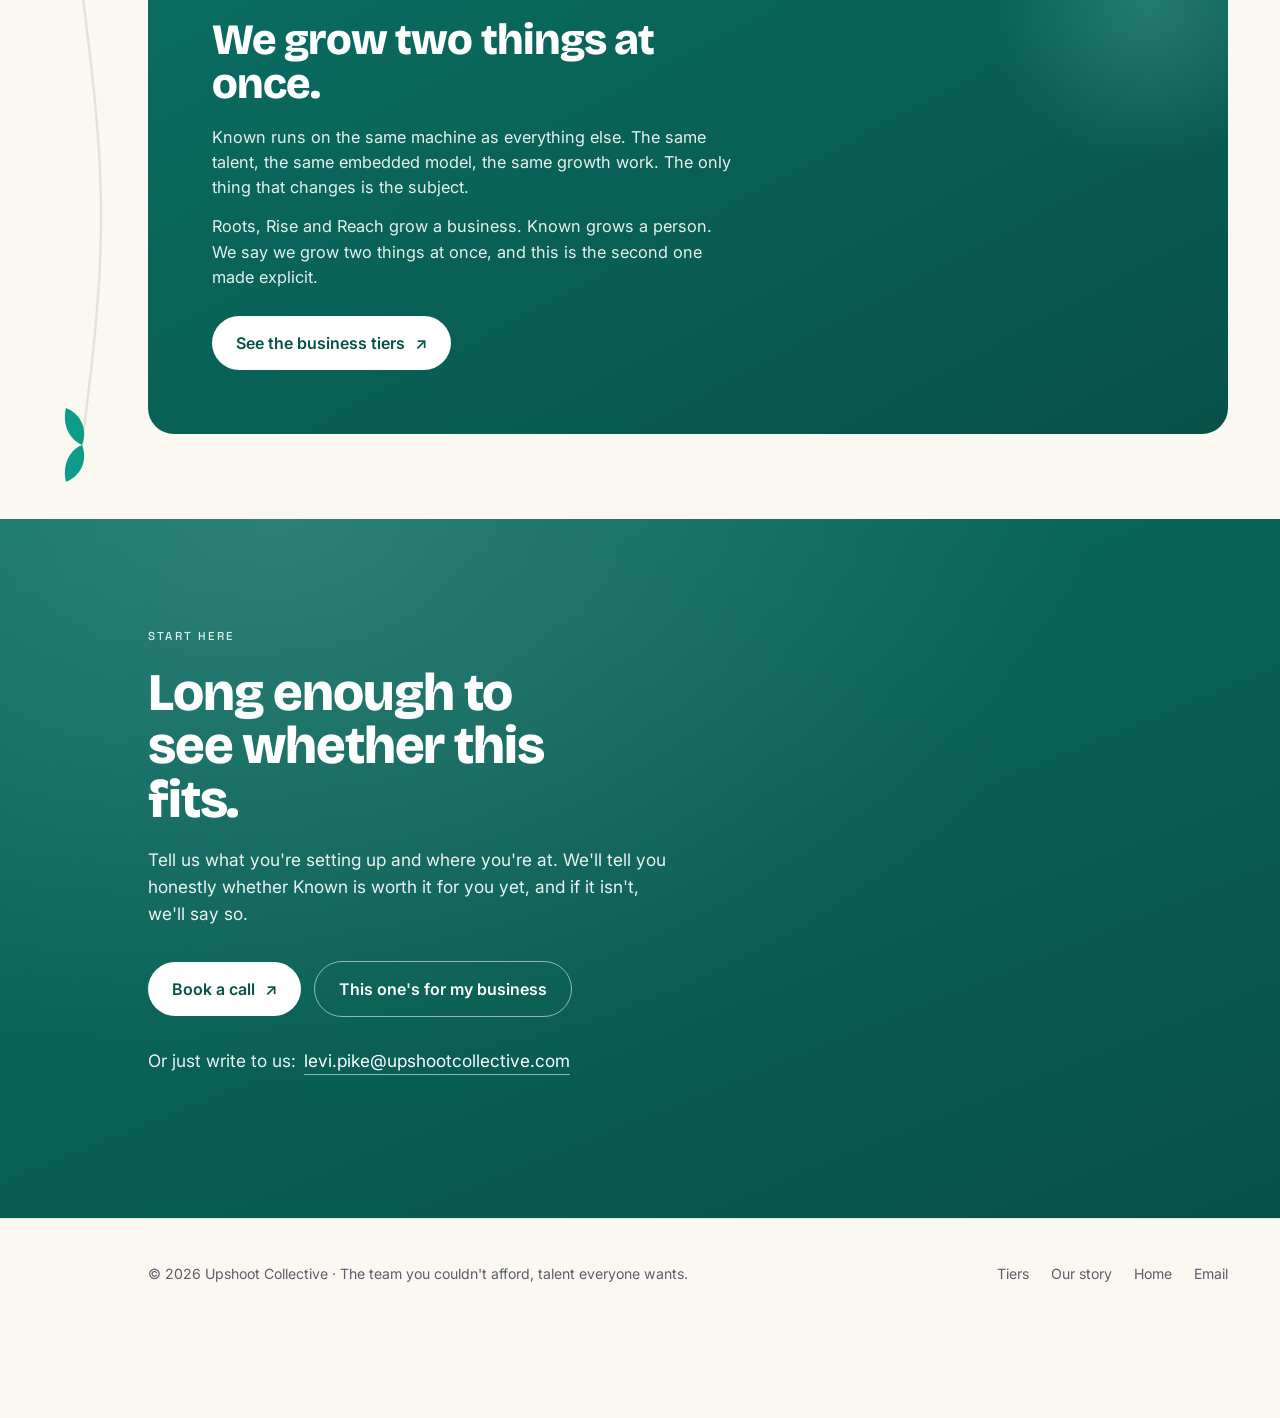
<file: known.html>
<!DOCTYPE html>
<html lang="en-GB">
<head>
<meta charset="UTF-8">
<meta name="viewport" content="width=device-width, initial-scale=1">
<title>Known — for individuals | Upshoot Collective</title>
<meta name="description" content="If you're the reason people buy, your face is the brand. Known puts a full social team behind one person, in your voice, every week. £219 a week.">
<link rel="canonical" href="https://upshootcollective.com/known.html">

<meta property="og:type" content="website">
<meta property="og:url" content="https://upshootcollective.com/known.html">
<meta property="og:title" content="Known — for individuals | Upshoot Collective">
<meta property="og:description" content="Your face is the brand, and right now nobody is running it. Known puts a full social team behind one person. £219 a week.">
<meta property="og:image" content="https://upshootcollective.com/assets/img/og.png">
<meta name="twitter:card" content="summary_large_image">
<meta name="theme-color" content="#0E9C8A">

<link rel="icon" href="assets/img/favicon.svg" type="image/svg+xml">
<link rel="apple-touch-icon" href="assets/img/apple-touch-icon.png">

<link rel="preconnect" href="https://fonts.googleapis.com">
<link rel="preconnect" href="https://fonts.gstatic.com" crossorigin>
<link href="https://fonts.googleapis.com/css2?family=Bricolage+Grotesque:opsz,wght@12..96,400;12..96,700;12..96,800&family=Inter:wght@400;500;600&family=Space+Grotesk:wght@500&display=swap" rel="stylesheet">
<link rel="stylesheet" href="assets/css/style.css">
</head>

<body>

<svg class="stem" aria-hidden="true" focusable="false" xmlns="http://www.w3.org/2000/svg"></svg>

<header class="site-nav">
  <div class="nav-inner">
    <a class="brand" href="index.html">
      <img src="assets/img/mark.svg" alt="" width="23" height="27">
      <span>Upshoot Collective</span>
    </a>
    <nav class="nav-links">
      <a href="index.html#tiers" class="hide-sm">Tiers</a>
      <a href="story.html" class="hide-sm">Our story</a>
      <a class="btn btn-primary" data-book
         href="mailto:levi.pike@upshootcollective.com?subject=Known%20—%20I'd%20like%20to%20book%20a%20call&amp;body=Your%20field%3A%0D%0AWhat%20you're%20setting%20up%3A%0D%0AWhere%20you're%20at%20with%20LinkedIn%3A%0D%0ABest%20time%20to%20call%3A%0D%0A">Book a call</a>
    </nav>
  </div>
</header>

<main>

  <!-- ══════════════════════════════════════ HERO ═══════════════════════ -->
  <section class="band emin-hero" data-stem-start>
    <div class="shell">
      <div data-stem-probe>
        <a class="back-link" href="index.html"><span>←</span> Upshoot Collective</a>
        <span class="label reveal">Known · for individuals</span>
        <h1 class="reveal d1">Your face is the brand. Nobody's running it.</h1>
        <p class="lede reveal d2">Known puts the same team behind one person. Your posts, your video, your comments and your profile, written and shot in your voice, going out every week without you drafting a thing.</p>
        <div class="hero-cta reveal d3" style="margin-top:34px">
          <a class="btn btn-primary" data-book
             href="mailto:levi.pike@upshootcollective.com?subject=Known%20—%20I'd%20like%20to%20book%20a%20call&amp;body=Your%20field%3A%0D%0AWhat%20you're%20setting%20up%3A%0D%0AWhere%20you're%20at%20with%20LinkedIn%3A%0D%0ABest%20time%20to%20call%3A%0D%0A">Book a call <span class="arr">↗</span></a>
          <a class="btn btn-ghost" href="#what-you-get">What you get</a>
        </div>
        <p class="hero-note reveal d3">
          <b>£219 a week.</b> <span class="dot"></span> Built for founders, consultants and execs.
        </p>
      </div>
    </div>
  </section>

  <!-- ══════════════════════════════════════ 01 THE MOMENT ══════════════ -->
  <section class="band">
    <div class="shell">
      <div class="sec-head reveal" data-stem>
        <span class="label">01 — The moment</span>
        <h2>Your next client is<br>reading you first.</h2>
      </div>

      <div class="split">
        <div class="reveal">
          <h3>What actually changes</h3>
          <p>For twenty years the logo did the introducing. Meetings happened because of where you worked. Then you go out on your own, and the same expertise has to generate its own attention from a standing start, while you're also doing the work.</p>
          <p>Most people know they should be posting. Almost nobody sustains it past week six, because the day job is winning clients and the drafting always loses.</p>
        </div>
        <div class="reveal d1">
          <h3>What we do about it</h3>
          <p>A brand developer works out what you should be known for, and how you sound saying it. Done once, properly, at the start.</p>
          <p>Then a pod runs it day to day. You record, you approve, and everything after that is ours. Your expertise gets seen while you get on with client work.</p>
        </div>
      </div>
    </div>
  </section>

  <!-- ══════════════════════════════════════ 02 WHAT YOU GET ════════════ -->
  <section class="band" id="what-you-get">
    <div class="shell">
      <div class="sec-head reveal" data-stem>
        <span class="label">02 — What you get</span>
        <h2>A positioning,<br>then a presence.</h2>
      </div>

      <div class="split">
        <div class="reveal">
          <div class="do-list" style="border-top:1px solid var(--line)">
            <div class="do-row" style="grid-template-columns:44px 1fr">
              <span class="n">01</span>
              <div>
                <h3>Positioning and voice</h3>
                <p>A brand developer works out what you should be known for, and how you sound saying it. Done once, properly, before anything goes out.</p>
              </div>
            </div>
            <div class="do-row" style="grid-template-columns:44px 1fr">
              <span class="n">02</span>
              <div>
                <h3>A pod that runs it</h3>
                <p>Written posts and short-form video, produced and published on a real cadence. You record. Everything after that is handled.</p>
              </div>
            </div>
            <div class="do-row" style="grid-template-columns:44px 1fr">
              <span class="n">03</span>
              <div>
                <h3>Growth aimed at buyers</h3>
                <p>Time spent in the comments of the accounts your clients already read, so the reach turns into conversations you can actually convert.</p>
              </div>
            </div>
          </div>
        </div>

        <aside class="pricecard reveal d1">
          <span class="label" style="display:block;margin-bottom:16px">Known</span>
          <p class="price"><span class="amt">£219</span><span class="per">/ week</span></p>
          <p class="tier-what">One rate. The same team as our business tiers, pointed at one person.</p>
          <ul>
            <li>Dedicated brand developer</li>
            <li>Positioning and voice set at the start</li>
            <li>Posts and short-form video, run for you</li>
            <li>Time spent growing your audience</li>
            <li>Inbound flagged and passed to you</li>
          </ul>
          <a class="btn btn-primary" data-book
             href="mailto:levi.pike@upshootcollective.com?subject=Known%20—%20I'd%20like%20to%20book%20a%20call&amp;body=Your%20field%3A%0D%0AWhat%20you're%20setting%20up%3A%0D%0AWhere%20you're%20at%20with%20LinkedIn%3A%0D%0ABest%20time%20to%20call%3A%0D%0A">Book a call <span class="arr">↗</span></a>
        </aside>
      </div>

      <p class="price-note reveal">
        Priced against the pipeline it builds. <b>One won client covers a year of it several times over</b>,
        which is the only maths that matters when your name is the business.
      </p>
    </div>
  </section>

  <!-- ══════════════════════════════════════ 03 WHO IT'S FOR ════════════ -->
  <section class="band">
    <div class="shell">
      <div class="sec-head reveal" data-stem>
        <span class="label">03 — Who it's for</span>
        <h2>Built for one kind<br>of person.</h2>
      </div>

      <ul class="forwho reveal">
        <li><span class="mk">→</span><span><b>Founders, consultants and execs.</b> People whose next client is reading them long before they ever pick up the phone.</span></li>
        <li><span class="mk">→</span><span><b>Senior enough that people should already know you.</b> The expertise is real. The visibility hasn't caught up with it.</span></li>
        <li><span class="mk">→</span><span><b>Selling on trust.</b> A handful of the right clients a year changes everything, so reputation does the heavy lifting.</span></li>
        <li><span class="mk">→</span><span><b>Short on time, full of ideas.</b> You know exactly what you'd say. You'll never find the hours to say it every week.</span></li>
      </ul>
    </div>
  </section>

  <!-- ══════════════════════════════════════ 04 WHY HERE ════════════════ -->
  <section class="band">
    <div class="shell">
      <div class="emin reveal" data-stem>
        <span class="label">04 — Why it lives here</span>
        <h2>We grow two things at once.</h2>
        <p>Known runs on the same machine as everything else. The same talent, the same embedded model, the same growth work. The only thing that changes is the subject.</p>
        <p>Roots, Rise and Reach grow a business. Known grows a person. We say we grow two things at once, and this is the second one made explicit.</p>
        <a class="btn btn-light" href="index.html" style="margin-top:12px">See the business tiers <span class="arr">↗</span></a>
      </div>
    </div>
  </section>

  <!-- ══════════════════════════════════════ CTA ════════════════════════ -->
  <section class="cta" id="contact" data-stem-end>
    <div class="shell">
      <div>
        <span class="label">Start here</span>
        <h2>Long enough to see whether this fits.</h2>
        <p>Tell us what you're setting up and where you're at. We'll tell you honestly whether Known is worth it for you yet, and if it isn't, we'll say so.</p>
        <div class="cta-actions">
          <a class="btn btn-light" data-book
             href="mailto:levi.pike@upshootcollective.com?subject=Known%20—%20I'd%20like%20to%20book%20a%20call&amp;body=Your%20field%3A%0D%0AWhat%20you're%20setting%20up%3A%0D%0AWhere%20you're%20at%20with%20LinkedIn%3A%0D%0ABest%20time%20to%20call%3A%0D%0A">Book a call <span class="arr">↗</span></a>
          <a class="btn btn-outline-light" href="index.html">This one's for my business</a>
        </div>
        <p class="cta-mail">
          Or just write to us:
          <a href="mailto:levi.pike@upshootcollective.com">levi.pike@upshootcollective.com</a>
        </p>
      </div>
    </div>
  </section>

</main>

<footer class="site-footer">
  <div class="shell">
    <div class="foot-inner">
      <span>© <span id="yr">2026</span> Upshoot Collective · The team you couldn't afford, talent everyone wants.</span>
      <span class="foot-links">
        <a href="index.html#tiers">Tiers</a>
        <a href="story.html">Our story</a>
        <a href="index.html">Home</a>
        <a href="mailto:levi.pike@upshootcollective.com">Email</a>
      </span>
    </div>
  </div>
</footer>

<script>document.getElementById('yr').textContent = new Date().getFullYear();</script>
<script src="assets/js/main.js" defer></script>
</body>
</html>
</file>
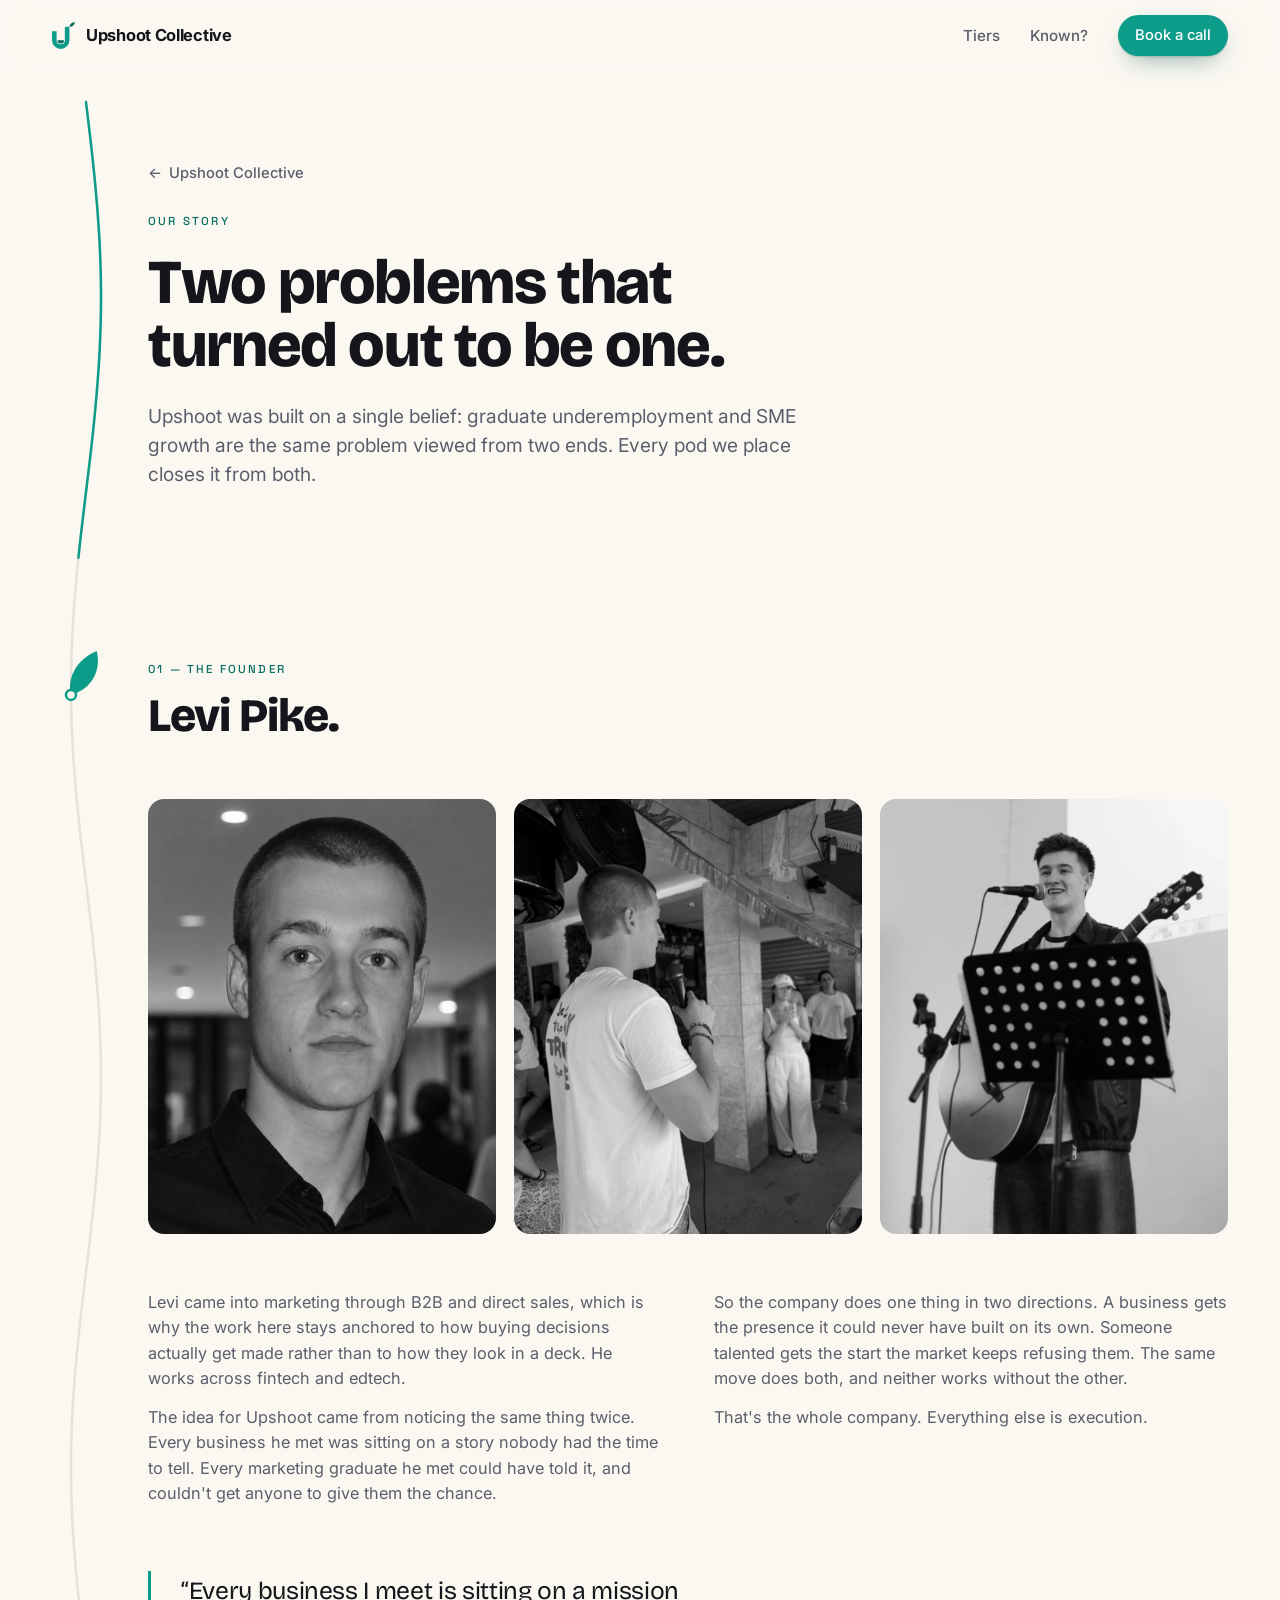
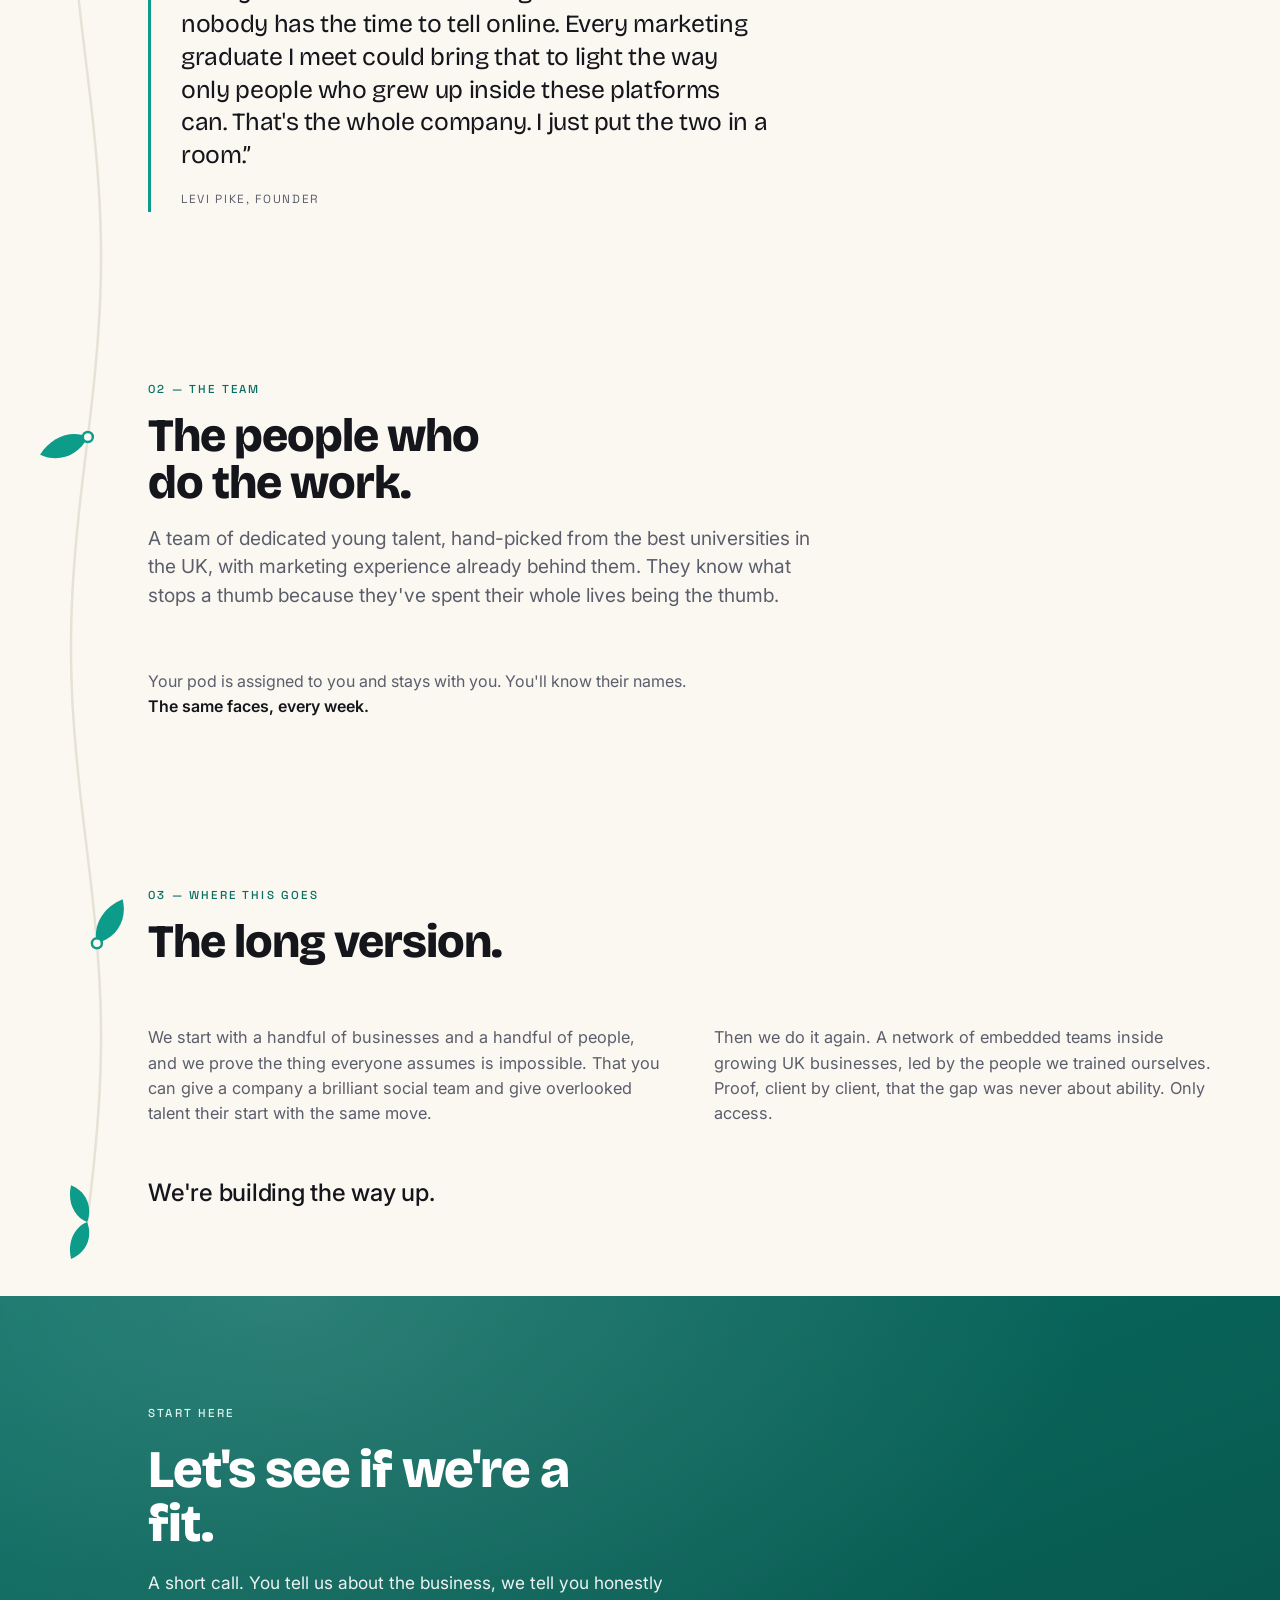
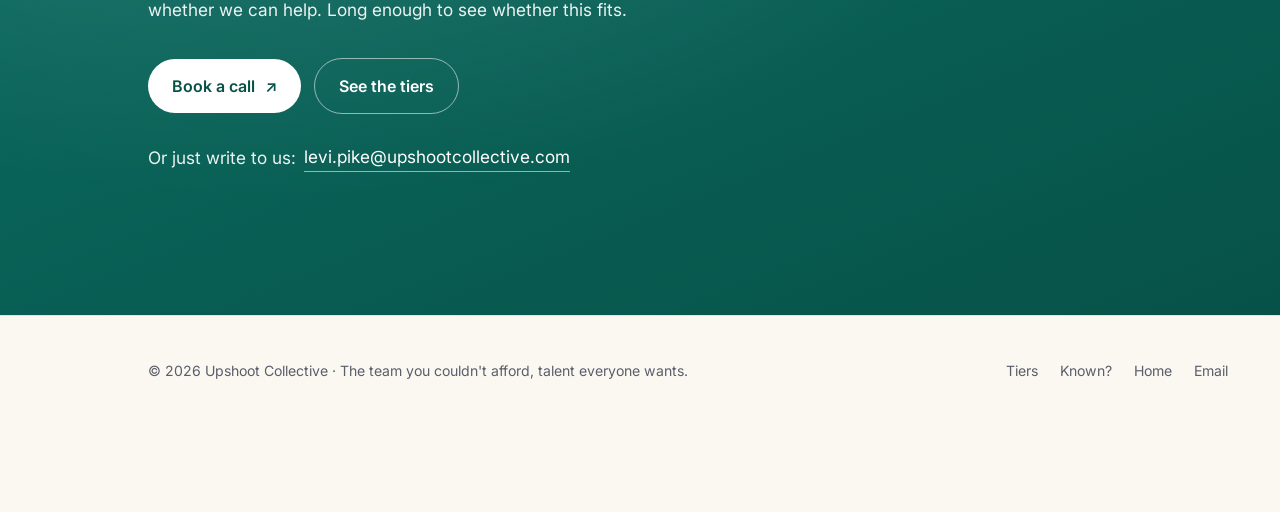
<file: story.html>
<!DOCTYPE html>
<html lang="en-GB">
<head>
<meta charset="UTF-8">
<meta name="viewport" content="width=device-width, initial-scale=1">
<title>Our story | Upshoot Collective</title>
<meta name="description" content="Graduate underemployment and SME growth are two problems with one solution. Why Upshoot Collective exists, and who runs it.">
<link rel="canonical" href="https://upshootcollective.com/story.html">

<meta property="og:type" content="website">
<meta property="og:url" content="https://upshootcollective.com/story.html">
<meta property="og:title" content="Our story | Upshoot Collective">
<meta property="og:description" content="Graduate underemployment and SME growth are two problems with one solution. Every pod we place closes that gap from both ends.">
<meta property="og:image" content="https://upshootcollective.com/assets/img/og.png">
<meta name="twitter:card" content="summary_large_image">
<meta name="theme-color" content="#0E9C8A">

<link rel="icon" href="assets/img/favicon.svg" type="image/svg+xml">
<link rel="apple-touch-icon" href="assets/img/apple-touch-icon.png">

<link rel="preconnect" href="https://fonts.googleapis.com">
<link rel="preconnect" href="https://fonts.gstatic.com" crossorigin>
<link href="https://fonts.googleapis.com/css2?family=Bricolage+Grotesque:opsz,wght@12..96,400;12..96,700;12..96,800&family=Inter:wght@400;500;600&family=Space+Grotesk:wght@500&display=swap" rel="stylesheet">
<link rel="stylesheet" href="assets/css/style.css">
</head>

<body>

<svg class="stem" aria-hidden="true" focusable="false" xmlns="http://www.w3.org/2000/svg"></svg>

<header class="site-nav">
  <div class="nav-inner">
    <a class="brand" href="index.html">
      <img src="assets/img/mark.svg" alt="" width="23" height="27">
      <span>Upshoot Collective</span>
    </a>
    <nav class="nav-links">
      <a href="index.html#tiers" class="hide-sm">Tiers</a>
      <a href="known.html">Known?</a>
      <a class="btn btn-primary" data-book
         href="mailto:levi.pike@upshootcollective.com?subject=Upshoot%20—%20I'd%20like%20to%20book%20a%20call&amp;body=Business%3A%0D%0AWhat%20you%20do%3A%0D%0AWhere%20you're%20at%20with%20social%3A%0D%0ABest%20time%20to%20call%3A%0D%0A">Book a call</a>
    </nav>
  </div>
</header>

<main>

  <!-- ══════════════════════════════════════ HERO ═══════════════════════ -->
  <section class="band emin-hero" data-stem-start>
    <div class="shell">
      <div data-stem-probe>
        <a class="back-link" href="index.html"><span>←</span> Upshoot Collective</a>
        <span class="label reveal">Our story</span>
        <h1 class="reveal d1">Two problems that turned out to be one.</h1>
        <p class="lede reveal d2">Upshoot was built on a single belief: graduate underemployment and SME growth are the same problem viewed from two ends. Every pod we place closes it from both.</p>
      </div>
    </div>
  </section>

  <!-- ══════════════════════════════════════ 01 THE FOUNDER ═════════════ -->
  <section class="band">
    <div class="shell">
      <div class="sec-head reveal" data-stem>
        <span class="label">01 — The founder</span>
        <h2>Levi Pike.</h2>
      </div>

      <!-- Photos are black and white to match the brochure. Swap the files in
           assets/img/ to change them; keep them portrait (4:5) so the
           strip stays even. -->
      <div class="photo-strip reveal">
        <figure><img src="assets/img/levi-portrait.jpg" alt="Levi Pike" width="900" height="1125" loading="lazy"></figure>
        <figure><img src="assets/img/levi-speaking.jpg" alt="Levi Pike speaking to a room" width="900" height="1125" loading="lazy"></figure>
        <figure><img src="assets/img/levi-playing.jpg" alt="Levi Pike playing live" width="900" height="1125" loading="lazy"></figure>
      </div>

      <div class="split">
        <div class="reveal">
          <p>Levi came into marketing through B2B and direct sales, which is why the work here stays anchored to how buying decisions actually get made rather than to how they look in a deck. He works across fintech and edtech.</p>
          <p>The idea for Upshoot came from noticing the same thing twice. Every business he met was sitting on a story nobody had the time to tell. Every marketing graduate he met could have told it, and couldn't get anyone to give them the chance.</p>
        </div>
        <div class="reveal d1">
          <p>So the company does one thing in two directions. A business gets the presence it could never have built on its own. Someone talented gets the start the market keeps refusing them. The same move does both, and neither works without the other.</p>
          <p>That's the whole company. Everything else is execution.</p>
        </div>
      </div>

      <figure class="quote reveal">
        <blockquote>Every business I meet is sitting on a mission nobody has the time to tell online. Every marketing graduate I meet could bring that to light the way only people who grew up inside these platforms can. That's the whole company. I just put the two in a room.</blockquote>
        <figcaption>Levi Pike, Founder</figcaption>
      </figure>
    </div>
  </section>

  <!-- ══════════════════════════════════════ 02 THE TEAM ════════════════ -->
  <section class="band">
    <div class="shell">
      <div class="sec-head reveal" data-stem>
        <span class="label">02 — The team</span>
        <h2>The people who<br>do the work.</h2>
        <p class="lede">A team of dedicated young talent, hand-picked from the best universities in the UK, with marketing experience already behind them. They know what stops a thumb because they've spent their whole lives being the thumb.</p>
      </div>

      <p class="diff-close reveal">Your pod is assigned to you and stays with you. You'll know their names. <b>The same faces, every week.</b></p>
    </div>
  </section>

  <!-- ══════════════════════════════════════ 03 WHERE IT GOES ═══════════ -->
  <section class="band">
    <div class="shell">
      <div class="sec-head reveal" data-stem>
        <span class="label">03 — Where this goes</span>
        <h2>The long version.</h2>
      </div>

      <div class="split">
        <div class="reveal">
          <p>We start with a handful of businesses and a handful of people, and we prove the thing everyone assumes is impossible. That you can give a company a brilliant social team and give overlooked talent their start with the same move.</p>
        </div>
        <div class="reveal d1">
          <p>Then we do it again. A network of embedded teams inside growing UK businesses, led by the people we trained ourselves. Proof, client by client, that the gap was never about ability. Only access.</p>
        </div>
      </div>

      <p class="rise-close reveal">We're building the way up.</p>
    </div>
  </section>

  <!-- ══════════════════════════════════════ CTA ════════════════════════ -->
  <section class="cta" id="contact" data-stem-end>
    <div class="shell">
      <div>
        <span class="label">Start here</span>
        <h2>Let's see if we're a fit.</h2>
        <p>A short call. You tell us about the business, we tell you honestly whether we can help. Long enough to see whether this fits.</p>
        <div class="cta-actions">
          <a class="btn btn-light" data-book
             href="mailto:levi.pike@upshootcollective.com?subject=Upshoot%20—%20I'd%20like%20to%20book%20a%20call&amp;body=Business%3A%0D%0AWhat%20you%20do%3A%0D%0AWhere%20you're%20at%20with%20social%3A%0D%0ABest%20time%20to%20call%3A%0D%0A">Book a call <span class="arr">↗</span></a>
          <a class="btn btn-outline-light" href="index.html#tiers">See the tiers</a>
        </div>
        <p class="cta-mail">
          Or just write to us:
          <a href="mailto:levi.pike@upshootcollective.com">levi.pike@upshootcollective.com</a>
        </p>
      </div>
    </div>
  </section>

</main>

<footer class="site-footer">
  <div class="shell">
    <div class="foot-inner">
      <span>© <span id="yr">2026</span> Upshoot Collective · The team you couldn't afford, talent everyone wants.</span>
      <span class="foot-links">
        <a href="index.html#tiers">Tiers</a>
        <a href="known.html">Known?</a>
        <a href="index.html">Home</a>
        <a href="mailto:levi.pike@upshootcollective.com">Email</a>
      </span>
    </div>
  </div>
</footer>

<script>document.getElementById('yr').textContent = new Date().getFullYear();</script>
<script src="assets/js/main.js" defer></script>
</body>
</html>
</file>
<file: assets/css/style.css>
/* ==========================================================================
   Upshoot Collective
   Concept: "The Stem" — a single line of growth runs the length of the page,
   sprouting a leaf at every section. Content climbs as you scroll.
   ========================================================================== */

:root{
  /* Brand palette — from the brand pack. Change here, changes everywhere. */
  --mint:        #0E9C8A;
  --shadow:      #0A6E63;
  --deepshadow:  #075248;
  --lightmint:   #7FD8CA;
  --tint:        #D5F2EC;
  --tintbg:      #EAF7F4;
  --ink:         #15161C;
  --slate:       #5B5E6B;
  --paper:       #FBF8F2;
  --line:        #E7E2D6;

  /* Layout */
  --col:      1080px;   /* content column */
  --gutter:   28px;
  --rail:     96px;     /* space reserved for the stem on desktop */

  /* Type scale */
  --display:  clamp(2.6rem, 5.6vw, 4.5rem);
  --h2:       clamp(1.85rem, 3.7vw, 2.9rem);
  --h3:       clamp(1.28rem, 2vw, 1.6rem);
  --body:     clamp(1.02rem, 1.15vw, 1.14rem);

  --ease:     cubic-bezier(.22,.68,.2,1);
}

/* ---------- Reset ---------- */
*,*::before,*::after{ margin:0; padding:0; box-sizing:border-box; }
html{ -webkit-text-size-adjust:100%; scroll-behavior:smooth; }
body{
  font-family:'Inter',system-ui,-apple-system,sans-serif;
  font-size:var(--body);
  line-height:1.55;
  color:var(--ink);
  background:var(--paper);
  -webkit-font-smoothing:antialiased;
  overflow-x:hidden;
}
img,svg{ display:block; max-width:100%; }
a{ color:inherit; }
button{ font:inherit; cursor:pointer; border:0; background:none; color:inherit; }

h1,h2,h3,.display{
  font-family:'Bricolage Grotesque','Archivo','Helvetica Neue',Arial,sans-serif;
  font-weight:800;
  line-height:1.02;
  letter-spacing:-0.022em;
}

::selection{ background:var(--mint); color:#fff; }

/* Focus — visible, on brand, never removed */
:focus-visible{ outline:2.5px solid var(--mint); outline-offset:3px; border-radius:3px; }

/* ---------- Shared bits ---------- */
.label{
  font-family:'Space Grotesk','Inter',sans-serif;
  font-weight:500;
  text-transform:uppercase;
  letter-spacing:.19em;
  font-size:.72rem;
  color:var(--shadow);
}
.lede{
  font-size:clamp(1.06rem,1.5vw,1.28rem);
  color:var(--slate);
  max-width:56ch;
  line-height:1.5;
}
.mono{ font-family:'Space Grotesk','Inter',sans-serif; }

.shell{
  max-width:calc(var(--col) + var(--rail) + var(--gutter) * 2);
  margin-inline:auto;
  padding-inline:var(--gutter);
}
.shell > *{ max-width:var(--col); margin-left:var(--rail); }
@media (max-width:900px){
  :root{ --rail:34px; --gutter:20px; }
}
@media (max-width:560px){
  :root{ --rail:26px; --gutter:16px; }
}

section{ position:relative; }
section[id]{ scroll-margin-top:86px; }
.band{ padding-block:clamp(58px,6.6vw,94px); }

/* ==========================================================================
   TRUSTED BY — client logo row
   ==========================================================================
   Logos are pre-rendered as single-colour Upshoot-ink silhouettes on
   transparency, so the row reads as one system rather than four brand
   palettes fighting each other.

   Each <li> carries an inline --h (its display height). Logos are NOT all
   the same height on purpose: a wide wordmark set to the same height as a
   square mark looks twice as heavy. --h optically balances them. Wide
   wordmark ≈ 30px, standard lockup ≈ 40px, near-square mark ≈ 47px.
   ========================================================================== */
.clients{
  padding-block:clamp(30px,4vw,46px);
  border-top:1px solid var(--line);
  border-bottom:1px solid var(--line);
}
.clients .label{ display:block; margin-bottom:24px; color:var(--slate); }

/* The marquee. Two identical copies of the logo set sit side by side and the
   track slides exactly half its own width, so the loop is seamless. The gap
   lives on each item's margin-right (not flex `gap`) — with flex gap there is
   no trailing gap after the last item, the halves don't match, and the loop
   visibly jumps. */
.marquee{
  position:relative;
  overflow:hidden;
  /* fade out at both edges */
  -webkit-mask-image:linear-gradient(90deg,transparent 0,#000 9%,#000 91%,transparent 100%);
          mask-image:linear-gradient(90deg,transparent 0,#000 9%,#000 91%,transparent 100%);
}
.marquee-track{
  list-style:none;
  display:flex;
  align-items:center;
  width:max-content;
}
/* --shift and --dur are written by main.js once it has measured one set */
.marquee-track.running{
  animation:marquee var(--dur,26s) linear infinite;
  will-change:transform;
}
.marquee:hover .marquee-track{ animation-play-state:paused; }
@keyframes marquee{
  from{ transform:translateX(0); }
  to  { transform:translateX(calc(-1 * var(--shift,50%))); }
}

.client{
  --h:38px;
  flex:none;
  display:flex; align-items:center; justify-content:flex-start;
  min-height:52px;
  margin-right:clamp(46px,7vw,96px);
  opacity:.55;
  transition:opacity .3s var(--ease);
}
.client:hover{ opacity:.9; }
.client img{
  height:var(--h); width:auto; max-width:100%;
  object-fit:contain; object-position:left center;
}
.client .name{
  font-family:'Bricolage Grotesque','Archivo',sans-serif;
  font-weight:700; font-size:clamp(1rem,1.6vw,1.2rem);
  letter-spacing:-.018em; color:var(--ink);
  line-height:1.15;
}
.client .what{
  display:block;
  font-family:'Space Grotesk',sans-serif; font-weight:500;
  font-size:.68rem; letter-spacing:.12em; text-transform:uppercase;
  color:var(--slate); margin-top:5px;
}
@media (max-width:720px){
  .client{ margin-right:44px; }
}
/* The marquee is decorative motion. Anyone who has asked their OS for less
   movement gets the logos still, scrollable by hand. main.js also skips the
   cloning entirely in that case. */
@media (prefers-reduced-motion:reduce){
  .marquee{ -webkit-mask-image:none; mask-image:none; overflow-x:auto; }
  .marquee-track{ animation:none !important; }
}

.sec-head{ margin-bottom:clamp(34px,4.6vw,60px); }
.sec-head .label{ display:block; margin-bottom:14px; }
.sec-head h2{ font-size:var(--h2); margin-bottom:16px; }

/* ---------- Buttons ---------- */
.btn{
  display:inline-flex; align-items:center; gap:.6em;
  font-weight:600; font-size:1rem;
  padding:.92em 1.5em;
  border-radius:100px;
  text-decoration:none;
  transition:transform .25s var(--ease), background .25s var(--ease),
             box-shadow .25s var(--ease), color .25s var(--ease);
  will-change:transform;
}
.btn .arr{ transition:transform .3s var(--ease); }
.btn:hover .arr{ transform:translate(2px,-3px); }

.btn-primary{
  background:var(--mint); color:#fff;
  box-shadow:0 1px 2px rgba(7,82,72,.2), 0 10px 26px -10px rgba(7,82,72,.55);
}
.btn-primary:hover{ background:var(--shadow); transform:translateY(-2px);
  box-shadow:0 2px 4px rgba(7,82,72,.22), 0 18px 34px -12px rgba(7,82,72,.6); }

.btn-ghost{ border:1.5px solid var(--line); color:var(--ink); background:transparent; }
.btn-ghost:hover{ border-color:var(--mint); color:var(--shadow); transform:translateY(-2px); }

.btn-light{ background:#fff; color:var(--deepshadow); }
.btn-light:hover{ transform:translateY(-2px); box-shadow:0 16px 30px -14px rgba(0,0,0,.5); }

.btn-outline-light{ border:1.5px solid rgba(255,255,255,.55); color:#fff; }
.btn-outline-light:hover{ border-color:#fff; background:rgba(255,255,255,.09); transform:translateY(-2px); }

.textlink{
  display:inline-flex; align-items:center; gap:.45em;
  font-weight:600; text-decoration:none; color:var(--shadow);
  border-bottom:1.5px solid var(--tint);
  padding-bottom:2px;
  transition:border-color .25s var(--ease), color .25s var(--ease);
}
.textlink:hover{ border-color:var(--mint); color:var(--mint); }
.textlink .arr{ transition:transform .3s var(--ease); }
.textlink:hover .arr{ transform:translate(2px,-3px); }

/* ==========================================================================
   THE STEM
   ========================================================================== */
.stem{
  position:absolute;
  top:0; left:0;
  width:100%; height:100%;
  pointer-events:none;
  z-index:0;
  overflow:visible;
}
.stem-line{
  fill:none;
  stroke:var(--mint);
  stroke-width:2.5;
  stroke-linecap:round;
}
.stem-ghost{
  fill:none;
  stroke:var(--line);
  stroke-width:2.5;
  stroke-linecap:round;
}
.stem-node{
  fill:var(--paper);
  stroke:var(--mint);
  stroke-width:2.5;
  opacity:0;
  transform-box:fill-box;
  transform-origin:center;
  transform:scale(0);
  transition:opacity .45s var(--ease), transform .55s var(--ease);
}
.stem-node.sprouted{ opacity:1; transform:scale(1); }

.stem-leaf{
  fill:var(--mint);
  opacity:0;
  transform-box:fill-box;
  transform-origin:0% 100%;
  transition:opacity .5s var(--ease), transform .75s var(--ease);
}
.stem-leaf.sprouted{ opacity:1; }

.stem-tip{
  fill:var(--mint);
  opacity:0;
  transition:opacity .4s var(--ease);
}
.stem-tip.lit{ opacity:1; }

/* Everything above the stem */
main, .site-nav, .site-footer{ position:relative; z-index:1; }

/* ==========================================================================
   NAV
   ========================================================================== */
.site-nav{
  position:sticky; top:0; z-index:60;
  background:rgba(251,248,242,.82);
  backdrop-filter:blur(14px) saturate(1.4);
  -webkit-backdrop-filter:blur(14px) saturate(1.4);
  border-bottom:1px solid transparent;
  transition:border-color .3s var(--ease), background .3s var(--ease);
}
.site-nav.stuck{ border-bottom-color:var(--line); }
.nav-inner{
  max-width:calc(var(--col) + var(--rail) + var(--gutter) * 2);
  margin-inline:auto;
  padding:15px var(--gutter);
  display:flex; align-items:center; justify-content:space-between; gap:20px;
}
.brand{
  display:inline-flex; align-items:center; gap:11px;
  text-decoration:none; font-weight:700; letter-spacing:-.018em;
  font-size:1.03rem;
}
.brand img{ width:23px; height:auto; }
.brand span{ white-space:nowrap; }
.nav-links{ display:flex; align-items:center; gap:clamp(16px,2.4vw,30px); }
.nav-links a{
  text-decoration:none; font-size:.95rem; font-weight:500; color:var(--slate);
  transition:color .2s var(--ease);
}
.nav-links a:hover{ color:var(--ink); }
.nav-links .btn{ padding:.62em 1.15em; font-size:.92rem; color:#fff; }
.nav-links .btn:hover{ color:#fff; }
@media (max-width:680px){
  /* Hide same-page anchors on small screens — you scroll past those sections
     anyway. Keep links to OTHER pages visible, because the footer is the only
     other route to them. */
  .nav-links a.hide-sm{ display:none; }
  .nav-links a.hide-sm[href*="story"]{ display:inline-block; }
  .brand span{ display:none; }
  .nav-links{ gap:14px; }
  .nav-links a{ font-size:.9rem; }
  .nav-links .btn{ padding:.6em 1em; font-size:.88rem; }
}
@media (max-width:400px){
  .nav-links{ gap:10px; }
  .nav-links a{ font-size:.85rem; }
  .nav-links .btn{ padding:.58em .9em; font-size:.84rem; }
  .nav-inner{ padding-inline:14px; }
}

/* ==========================================================================
   HERO
   ========================================================================== */
.hero{ padding-top:clamp(58px,9vw,104px); padding-bottom:clamp(64px,9vw,116px); }
.hero .label{ display:block; margin-bottom:22px; }
.hero h1{
  font-size:var(--display);
  max-width:17ch;
  margin-bottom:26px;
}
.hero h1 .rise{
  display:block;
  color:var(--mint);
}
.hero .lede{ margin-bottom:36px; }
.hero-cta{ display:flex; flex-wrap:wrap; gap:13px; align-items:center; }
.hero-note{
  margin-top:30px;
  font-size:.9rem; color:var(--slate);
  display:flex; align-items:center; gap:10px; flex-wrap:wrap;
}
.hero-note b{ color:var(--ink); font-weight:600; }
.dot{ width:5px; height:5px; border-radius:50%; background:var(--lightmint); flex:none; }

/* ==========================================================================
   THE GAP — two stat cards
   ========================================================================== */
.gap-grid{ display:grid; grid-template-columns:1fr 1fr; gap:20px; }
@media (max-width:760px){ .gap-grid{ grid-template-columns:1fr; } }

.gapcard{
  border:1px solid var(--line);
  border-radius:20px;
  padding:clamp(26px,3.2vw,38px);
  background:#fff;
  position:relative;
  overflow:hidden;
  transition:border-color .35s var(--ease), transform .45s var(--ease);
}
.gapcard:hover{ border-color:var(--tint); transform:translateY(-3px); }
.gapcard .label{ display:block; margin-bottom:16px; color:var(--slate); }
.gapcard h3{ font-size:var(--h3); margin-bottom:12px; }
.gapcard p{ color:var(--slate); font-size:.98rem; margin-bottom:28px; }
.gapcard{ display:flex; flex-direction:column; }
.stat{
  border-top:1px solid var(--line);
  padding-top:20px;
}
.stat .num{
  font-family:'Bricolage Grotesque',sans-serif; font-weight:800;
  font-size:clamp(2.9rem,6vw,4rem);
  line-height:1; color:var(--mint);
  letter-spacing:-.03em;
  font-variant-numeric:tabular-nums;
}
.stat .cap{ font-size:.88rem; color:var(--slate); margin-top:9px; max-width:34ch; }
.stat .src{
  font-family:'Space Grotesk','Inter',sans-serif;
  font-size:.68rem; letter-spacing:.08em; text-transform:uppercase;
  color:var(--slate); opacity:.75; margin-top:14px;
}

.gap-close{
  margin-top:26px;
  font-size:1.02rem;
  color:var(--ink);
  font-weight:500;
  max-width:52ch;
}

/* ==========================================================================
   WHAT WE DO
   ========================================================================== */
.do-list{ border-top:1px solid var(--line); }
.do-row{
  display:grid;
  grid-template-columns:56px 1.05fr 1.3fr;
  gap:clamp(16px,3vw,44px);
  align-items:start;
  padding:clamp(26px,3.4vw,40px) 0;
  border-bottom:1px solid var(--line);
  transition:background .3s var(--ease);
}
.do-row .n{
  font-family:'Space Grotesk',sans-serif; font-weight:500;
  font-size:.82rem; color:var(--shadow); padding-top:.45em;
  letter-spacing:.06em;
}
.do-row h3{ font-size:var(--h3); }
.do-row p{ color:var(--slate); font-size:1rem; }
@media (max-width:720px){
  .do-row{ grid-template-columns:1fr; gap:10px; }
  .do-row .n{ padding-top:0; }
}

/* ==========================================================================
   PRICING — the ladder that climbs
   ========================================================================== */
.ladder{
  display:grid;
  grid-template-columns:repeat(3,1fr);
  gap:18px;
  align-items:end;
}
.tier{
  border:1px solid var(--line);
  border-radius:22px;
  background:#fff;
  padding:clamp(24px,2.6vw,32px);
  display:flex; flex-direction:column;
  position:relative;
  transition:transform .45s var(--ease), box-shadow .45s var(--ease), border-color .3s var(--ease);
}
/* the climb */
.tier--1{ margin-bottom:0; }
.tier--2{ margin-bottom:34px; }
.tier--3{ margin-bottom:68px; }
.tier:hover{ transform:translateY(-6px); box-shadow:0 22px 44px -26px rgba(7,82,72,.42); border-color:var(--tint); }

.tier-flag{
  position:absolute; top:-11px; left:clamp(24px,2.6vw,32px);
  background:var(--ink); color:#fff;
  font-family:'Space Grotesk',sans-serif; font-weight:500;
  font-size:.66rem; letter-spacing:.14em; text-transform:uppercase;
  padding:5px 11px; border-radius:100px;
}
.tier-name{ font-family:'Bricolage Grotesque',sans-serif; font-weight:800;
  font-size:1.55rem; letter-spacing:-.02em; margin-bottom:4px; }
.tier-plats{
  font-family:'Space Grotesk',sans-serif; font-size:.76rem; letter-spacing:.09em;
  text-transform:uppercase; color:var(--shadow);
  padding-bottom:18px; margin-bottom:18px; border-bottom:1px solid var(--line);
}
.price{ display:flex; align-items:baseline; gap:7px; margin-bottom:6px; }
.price .amt{
  font-family:'Bricolage Grotesque',sans-serif; font-weight:800;
  font-size:clamp(2.5rem,4.4vw,3.15rem); line-height:1;
  letter-spacing:-.03em; color:var(--ink);
}
.price .per{ font-size:.92rem; color:var(--slate); font-weight:500; }
.tier-what{ font-size:.95rem; color:var(--slate); margin-bottom:20px; }
.tier ul{ list-style:none; margin-top:auto; padding-top:18px; border-top:1px solid var(--line); }
.tier li{
  font-size:.93rem; color:var(--slate); padding-left:20px; position:relative;
  margin-bottom:9px; line-height:1.45;
}
.tier li::before{
  content:"↗"; position:absolute; left:0; top:0;
  color:var(--shadow); font-weight:700; font-size:.85rem;
}

/* Reach — the dark card. These come AFTER the base .tier rules on purpose:
   .tier--3 li and .tier li have equal specificity, so source order decides.
   Move this block above them and the list text goes grey-on-green. */
.tier.tier--3{
  background:linear-gradient(158deg,var(--shadow),var(--deepshadow));
  border-color:transparent; color:#fff;
}
.tier.tier--3:hover{ border-color:transparent;
  box-shadow:0 26px 50px -26px rgba(7,82,72,.6); }
.tier.tier--3 .tier-name,
.tier.tier--3 .price .amt{ color:#fff; }
.tier.tier--3 .tier-what,
.tier.tier--3 .price .per,
.tier.tier--3 li{ color:rgba(255,255,255,.93); }
.tier.tier--3 .tier-plats{ color:var(--tint); border-bottom-color:rgba(255,255,255,.26); }
.tier.tier--3 ul{ border-top-color:rgba(255,255,255,.26); }
.tier.tier--3 li::before{ color:var(--tint); }
@media (max-width:860px){
  .ladder{ grid-template-columns:1fr; }
  .tier--1,.tier--2,.tier--3{ margin-bottom:0; }
}

.price-note{
  margin-top:clamp(34px,4vw,52px);
  border-left:3px solid var(--mint);
  padding:6px 0 6px 22px;
  max-width:60ch;
  color:var(--slate);
  font-size:1rem;
}
.price-note b{ color:var(--ink); font-weight:600; }

/* ==========================================================================
   WHERE WE SIT
   ========================================================================== */
.sit{ border:1px solid var(--line); border-radius:20px; overflow:hidden; background:#fff; }
.sit-row{
  display:grid; grid-template-columns:150px 1fr; gap:clamp(14px,3vw,32px);
  padding:clamp(20px,2.4vw,28px) clamp(22px,2.6vw,32px);
  border-bottom:1px solid var(--line);
  align-items:center;
}
.sit-row:last-child{ border-bottom:0; }
.sit-row .label{ color:var(--slate); }
.sit-row p{ color:var(--slate); font-size:1rem; }
.sit-row.is-us{ background:var(--ink); color:#fff; }
.sit-row.is-us .label{ color:var(--lightmint); }
.sit-row.is-us p{ color:#fff; font-weight:500; font-size:1.06rem; }
@media (max-width:640px){
  .sit-row{ grid-template-columns:1fr; gap:8px; }
}

/* ==========================================================================
   THE DIFFERENCE
   ========================================================================== */
.diff-grid{ display:grid; grid-template-columns:1fr 1fr; gap:2px; background:var(--line);
  border:1px solid var(--line); border-radius:20px; overflow:hidden; }
.diff{ background:var(--paper); padding:clamp(26px,3vw,38px); transition:background .3s var(--ease); }
.diff:hover{ background:#fff; }
.diff .n{ font-family:'Space Grotesk',sans-serif; font-size:.78rem; color:var(--shadow);
  letter-spacing:.14em; display:block; margin-bottom:14px; }
.diff h3{ font-size:1.22rem; margin-bottom:10px; }
.diff p{ color:var(--slate); font-size:.96rem; }
@media (max-width:720px){ .diff-grid{ grid-template-columns:1fr; } }
.diff-close{ margin-top:24px; color:var(--slate); font-size:1rem; max-width:54ch; }
.diff-close b{ color:var(--ink); font-weight:600; }

/* ==========================================================================
   EMINENCE teaser
   ========================================================================== */
.emin{
  background:linear-gradient(152deg,var(--shadow),var(--deepshadow));
  border-radius:26px;
  padding:clamp(34px,5vw,66px);
  color:#fff;
  position:relative;
  overflow:hidden;
}
.emin::after{
  content:""; position:absolute; right:-90px; top:-90px;
  width:340px; height:340px; border-radius:50%;
  background:radial-gradient(circle,rgba(127,216,202,.24),transparent 68%);
  pointer-events:none;
}
.emin .label{ color:var(--tint); display:block; margin-bottom:16px; }
.emin h2{ font-size:clamp(1.9rem,3.6vw,2.7rem); margin-bottom:18px; max-width:17ch; }
.emin p{ color:rgba(255,255,255,.9); max-width:52ch; margin-bottom:14px; }
.emin .emin-price{
  font-family:'Space Grotesk',sans-serif; color:var(--tint);
  font-size:.88rem; letter-spacing:.06em; margin:22px 0 26px;
}
.emin .btn-light{ position:relative; z-index:1; }

/* ==========================================================================
   THE RISE
   ========================================================================== */
.rise-grid{ display:grid; grid-template-columns:repeat(3,1fr); gap:20px; align-items:start; }
.rise-step{ padding-top:26px; border-top:2px solid var(--line); transition:border-color .4s var(--ease); }
.rise-step.in{ border-top-color:var(--mint); }
.rise-step .label{ display:block; margin-bottom:14px; }
.rise-step h3{ font-size:1.2rem; margin-bottom:10px; }
.rise-step p{ color:var(--slate); font-size:.96rem; }
@media (max-width:760px){ .rise-grid{ grid-template-columns:1fr; gap:26px; } }
.rise-close{ margin-top:34px; font-size:clamp(1.15rem,2.1vw,1.5rem); font-weight:500;
  max-width:40ch; letter-spacing:-.01em; }

/* ==========================================================================
   BELIEFS
   ========================================================================== */
.beliefs{ list-style:none; }
.beliefs li{
  display:grid; grid-template-columns:auto 1fr; gap:18px;
  padding:22px 0; border-bottom:1px solid var(--line);
  font-size:clamp(1.04rem,1.7vw,1.24rem);
  line-height:1.42; letter-spacing:-.008em;
}
.beliefs li:first-child{ border-top:1px solid var(--line); }
.beliefs .mk{ color:var(--mint); font-weight:700; }

/* ==========================================================================
   CTA + FOOTER
   ========================================================================== */
.cta{
  background:linear-gradient(158deg,var(--shadow) 0%,var(--deepshadow) 100%);
  color:#fff;
  padding-block:clamp(70px,8.5vw,112px);
  position:relative; overflow:hidden;
}
.cta::before{
  content:""; position:absolute; inset:0;
  background:radial-gradient(ellipse at 22% 0%,rgba(255,255,255,.14),transparent 58%);
  pointer-events:none;
}
.cta .label{ color:var(--tint); display:block; margin-bottom:20px; }
.cta h2{ font-size:clamp(2.1rem,4.4vw,3.3rem); max-width:13ch; margin-bottom:20px; }
.cta p{ color:rgba(255,255,255,.92); max-width:48ch; margin-bottom:34px; font-size:1.08rem; }
.cta-actions{ display:flex; flex-wrap:wrap; gap:13px; align-items:center; }
.cta-mail{
  margin-top:30px; font-size:.95rem; color:rgba(255,255,255,.85);
  display:flex; flex-wrap:wrap; gap:8px; align-items:center;
}
.cta-mail a{ color:#fff; text-decoration:none; border-bottom:1px solid rgba(255,255,255,.55); }
.cta-mail a:hover{ border-color:#fff; }

.site-footer{ padding-block:44px; border-top:1px solid var(--line); }
.foot-inner{
  display:flex; flex-wrap:wrap; gap:18px 30px;
  align-items:center; justify-content:space-between;
  font-size:.88rem; color:var(--slate);
}
.foot-inner a{ color:var(--slate); text-decoration:none; }
.foot-inner a:hover{ color:var(--ink); }
.foot-links{ display:flex; gap:22px; flex-wrap:wrap; }

/* ==========================================================================
   EMINENCE PAGE
   ========================================================================== */
.emin-hero{ padding-top:clamp(52px,7vw,88px); padding-bottom:clamp(52px,7vw,88px); }
.emin-hero h1{ font-size:clamp(2.3rem,4.9vw,3.9rem); max-width:16ch; margin-bottom:24px; }
.emin-hero .label{ display:block; margin-bottom:20px; }
.back-link{
  display:inline-flex; align-items:center; gap:.5em; text-decoration:none;
  color:var(--slate); font-size:.92rem; font-weight:500; margin-bottom:28px;
}
.back-link:hover{ color:var(--ink); }

.split{ display:grid; grid-template-columns:1fr 1fr; gap:clamp(24px,4vw,56px); align-items:start; }
@media (max-width:800px){ .split{ grid-template-columns:1fr; } }
.split h3{ font-size:var(--h3); margin-bottom:12px; }
.split p{ color:var(--slate); margin-bottom:14px; }

.pricecard{
  border:1px solid var(--line); border-radius:22px; background:#fff;
  padding:clamp(28px,3.4vw,42px);
}
.pricecard .price{ margin-bottom:10px; }
.pricecard ul{ list-style:none; margin-top:22px; padding-top:22px; border-top:1px solid var(--line); }
.pricecard li{ font-size:.96rem; color:var(--slate); padding-left:22px; position:relative; margin-bottom:11px; }
.pricecard li::before{ content:"↗"; position:absolute; left:0; color:var(--shadow); font-weight:700; font-size:.85rem; }
.pricecard .btn{ margin-top:26px; width:100%; justify-content:center; }

.forwho{ list-style:none; }
.forwho li{
  padding:18px 0; border-bottom:1px solid var(--line);
  display:grid; grid-template-columns:auto 1fr; gap:16px;
  color:var(--slate); font-size:1.02rem;
}
.forwho li:first-child{ border-top:1px solid var(--line); }
.forwho .mk{ color:var(--mint); font-weight:700; }
.forwho b{ color:var(--ink); font-weight:600; }

/* ==========================================================================
   PHOTO STRIP — our story page
   ==========================================================================
   Three portrait photos in a row. Images are already black and white; the
   aspect-ratio box plus object-fit means a replacement of any shape still
   sits flush without redoing the layout.
   ========================================================================== */
.photo-strip{
  display:grid;
  grid-template-columns:repeat(3,1fr);
  gap:clamp(10px,1.4vw,18px);
  margin-bottom:clamp(34px,4.4vw,56px);
}
.photo-strip figure{
  margin:0;
  border-radius:16px;
  overflow:hidden;
  background:var(--tintbg);
  aspect-ratio:4 / 5;
}
.photo-strip img{
  width:100%; height:100%;
  object-fit:cover;
  display:block;
  transition:transform .6s var(--ease);
}
.photo-strip figure:hover img{ transform:scale(1.03); }
@media (max-width:560px){
  .photo-strip figure{ border-radius:12px; }
}

/* ==========================================================================
   PULL QUOTE — our story page
   ========================================================================== */
.quote{
  margin-top:clamp(34px,4vw,52px);
  border-left:3px solid var(--mint);
  padding:4px 0 4px clamp(20px,2.6vw,30px);
  max-width:62ch;
}
.quote blockquote{
  font-family:'Bricolage Grotesque','Archivo',sans-serif;
  font-weight:400;
  font-size:clamp(1.16rem,2.1vw,1.55rem);
  line-height:1.32;
  letter-spacing:-.014em;
  color:var(--ink);
}
.quote blockquote::before{ content:"\201C"; }
.quote blockquote::after{ content:"\201D"; }
.quote figcaption{
  font-family:'Space Grotesk','Inter',sans-serif;
  font-size:.74rem; letter-spacing:.14em; text-transform:uppercase;
  color:var(--slate); margin-top:18px;
}

/* ==========================================================================
   REVEAL ANIMATION
   ========================================================================== */
.reveal{ opacity:0; transform:translateY(22px); }
.reveal.in{
  opacity:1; transform:none;
  transition:opacity .75s var(--ease), transform .85s var(--ease);
}
.reveal.d1.in{ transition-delay:.07s; }
.reveal.d2.in{ transition-delay:.14s; }
.reveal.d3.in{ transition-delay:.21s; }

/* ==========================================================================
   MOTION / PRINT
   ========================================================================== */
@media (prefers-reduced-motion:reduce){
  html{ scroll-behavior:auto; }
  *,*::before,*::after{
    animation-duration:.01ms !important;
    transition-duration:.01ms !important;
  }
  .reveal{ opacity:1; transform:none; }
  .stem-leaf,.stem-node,.stem-tip{ opacity:1; transform:none; }
}

@media print{
  .stem,.site-nav{ display:none; }
  body{ background:#fff; }
}
</file>
